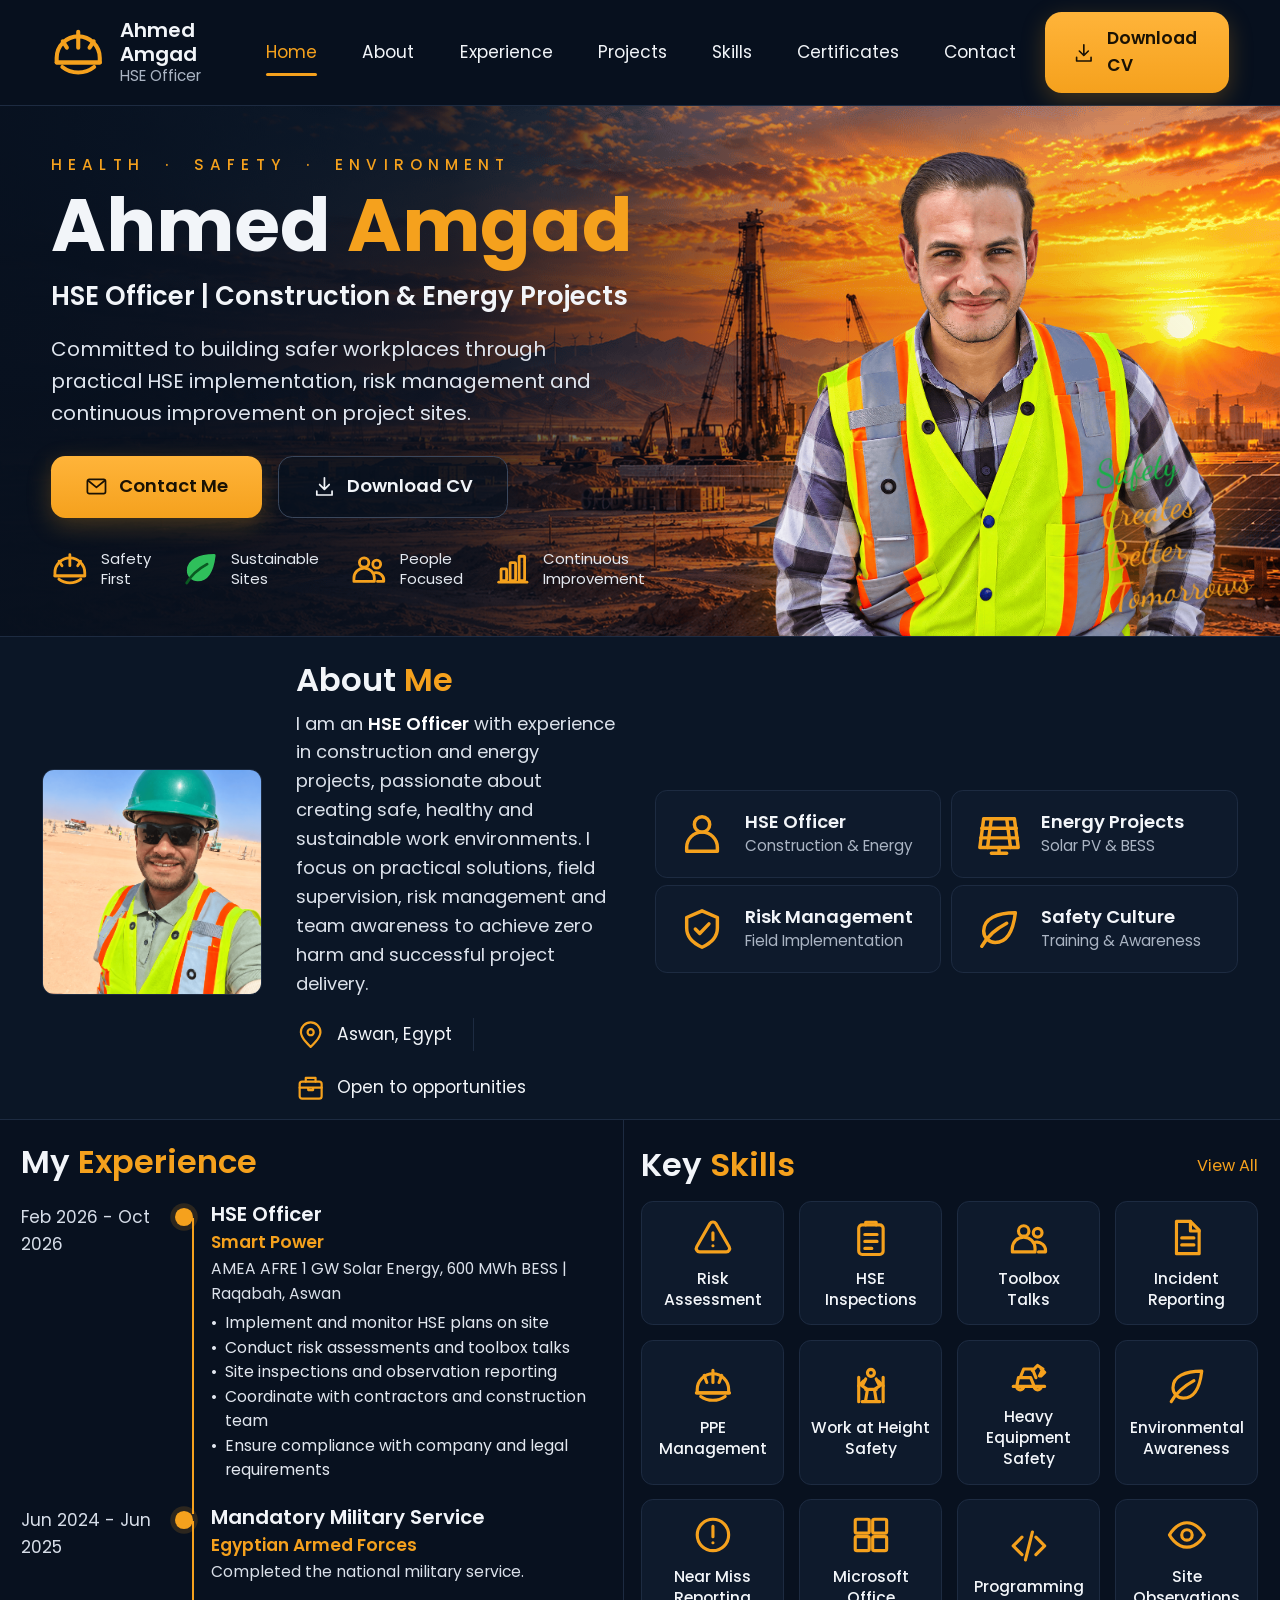
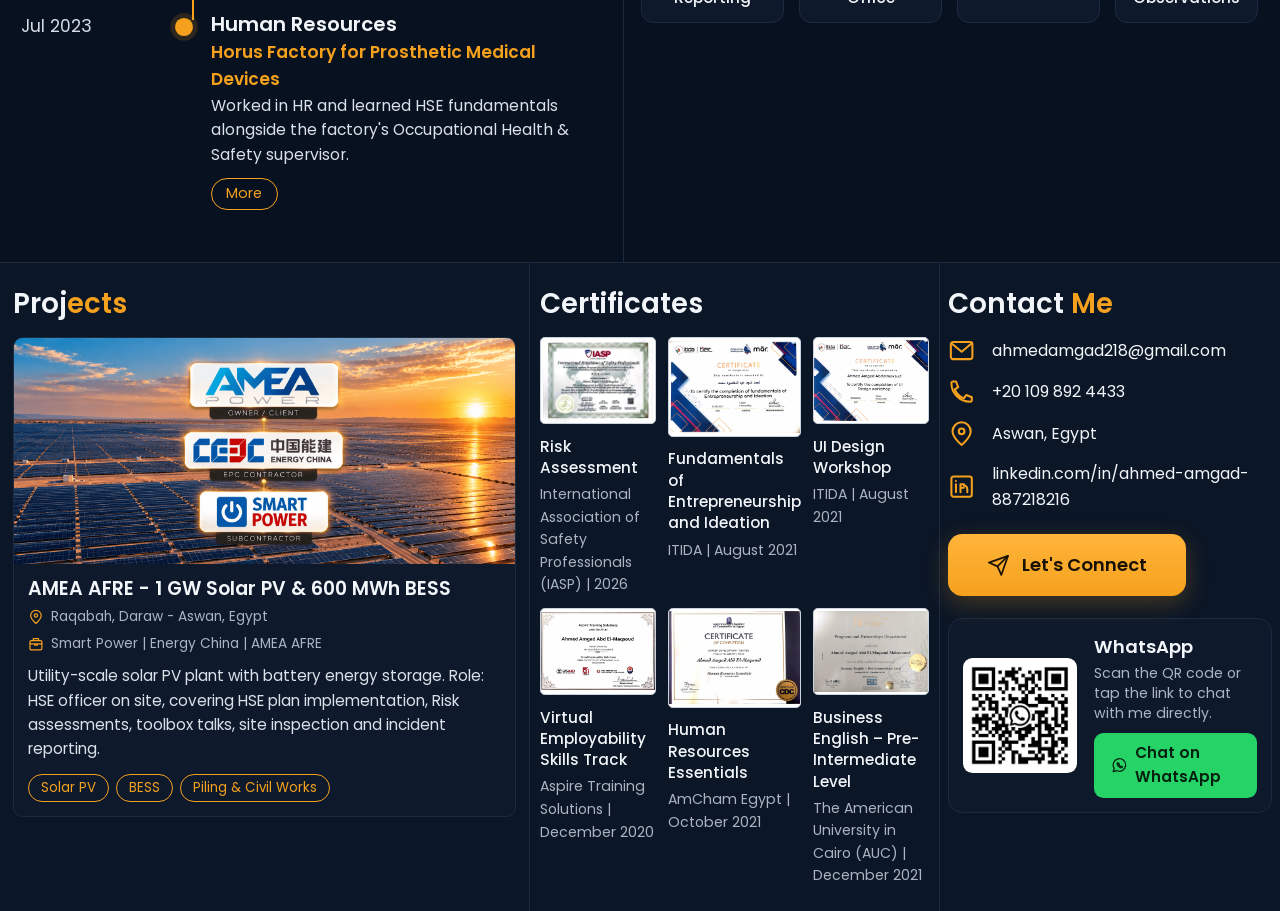
<file: index.html>
<!DOCTYPE html>
<html lang="en">
<head>
  <meta charset="UTF-8">
  <meta name="viewport" content="width=device-width, initial-scale=1.0">
  <title>Ahmed Amgad | HSE Officer</title>
  <meta name="description" content="Ahmed Amgad - HSE Officer | Construction & Energy Projects">
  <link rel="preconnect" href="https://fonts.googleapis.com">
  <link rel="preconnect" href="https://fonts.gstatic.com" crossorigin>
  <link href="https://fonts.googleapis.com/css2?family=Dancing+Script:wght@500&family=Poppins:wght@300;400;500;600;700&display=swap" rel="stylesheet">
  <link rel="stylesheet" href="style1.css">
</head>
<body>

  <!-- ICON SPRITE (inline, built from the svg/ folder) -->
  <svg class="sprite" aria-hidden="true" xmlns="http://www.w3.org/2000/svg">
    <symbol id="i-alert-triangle" viewBox="0 0 24 24"><path d="M10.3 3.8 2.7 17a2 2 0 0 0 1.7 3h15.2a2 2 0 0 0 1.7-3L13.7 3.8a2 2 0 0 0-3.4 0Z"/><path d="M12 9v4M12 16.5h.01"/></symbol>
    <symbol id="i-briefcase" viewBox="0 0 24 24"><rect x="3" y="7" width="18" height="14" rx="2"/><path d="M8 7V4h8v3M3 12h18M10 12v2h4v-2"/></symbol>
    <symbol id="i-chart-bars" viewBox="0 0 24 24"><path d="M3 20.5h18"/><rect x="4.5" y="12" width="3.5" height="7.5" rx=".5"/><rect x="10.25" y="8" width="3.5" height="11.5" rx=".5"/><rect x="16" y="4" width="3.5" height="15.5" rx=".5"/></symbol>
    <symbol id="i-clipboard-list" viewBox="0 0 24 24"><rect x="5" y="4.5" width="14" height="17" rx="2"/><path d="M9 4.5V3h6v1.5M8.5 10h7M8.5 14h7M8.5 18h4"/></symbol>
    <symbol id="i-download" viewBox="0 0 24 24"><path d="M12 3v12M7 10l5 5 5-5M4 17v4h16v-4"/></symbol>
    <symbol id="i-environment" viewBox="0 0 24 24"><path d="M20.5 3.5C11 3.5 4 6.5 4 13a6 6 0 0 0 6 6c6.5 0 9.5-7 10.5-15.5Z"/><path d="M3 21c3.5-6 7.5-9 13-12"/></symbol>
    <symbol id="i-excavator" viewBox="0 0 24 24"><path d="M3 18h18M5 18l1-5h7l2 5M7 13l2-5h5l2 5M14 9l3-3 3 2-2 4M19 8l2 2-2 2M5 18a2 2 0 1 0 4 0M15 18a2 2 0 1 0 4 0"/></symbol>
    <symbol id="i-file-text" viewBox="0 0 24 24"><path d="M6 2.5h8l5 5V21H6z"/><path d="M14 2.5V8h5M9 12h7M9 16h7"/></symbol>
    <symbol id="i-hard-hat" viewBox="0 0 24 24"><path d="M2.5 14.5a9.5 9.5 0 0 1 19 0v2h-19z"/><path d="M12 3v7M5.2 7.2 7 10M18.8 7.2 17 10M2.5 16.5h19M5 18.5c2 1.6 4.4 2.4 7 2.4s5-.8 7-2.4"/></symbol>
    <symbol id="i-leaf-outline" viewBox="0 0 24 24"><path d="M20.5 3.5C11 3.5 4 6.5 4 13a6 6 0 0 0 6 6c6.5 0 9.5-7 10.5-15.5Z"/><path d="M3 21c3.5-6 7.5-9 13-12"/></symbol>
    <symbol id="i-leaf" viewBox="0 0 24 24"><path d="M20.5 3.5C11 3.5 4 6.5 4 13a6 6 0 0 0 6 6c6.5 0 9.5-7 10.5-15.5Z"/><path d="M3 21c3.5-6 7.5-9 13-12"/></symbol>
    <symbol id="i-leaf-solid" viewBox="0 0 24 24"><path d="M20.5 3.5C11 3.5 4 6.5 4 13a6 6 0 0 0 6 6c6.5 0 9.5-7 10.5-15.5Z" fill="#2fbf5b" stroke="#2fbf5b"/><path d="M3 21c3.5-6 7.5-9 13-12" fill="none" stroke="#0a5a22"/></symbol>
    <symbol id="i-linkedin" viewBox="0 0 24 24"><rect x="3" y="3" width="18" height="18" rx="2"/><path d="M7 10v7M7 7h.01M11 17v-7h3v1a3 3 0 0 1 3 3v3M11 13h3"/></symbol>
    <symbol id="i-mail" viewBox="0 0 24 24"><rect x="2.5" y="4.5" width="19" height="15" rx="2"/><path d="m3.5 6 8.5 7 8.5-7"/></symbol>
    <symbol id="i-map-pin" viewBox="0 0 24 24"><path d="M20 10c0 5-8 12-8 12S4 15 4 10a8 8 0 1 1 16 0Z"/><circle cx="12" cy="10" r="2.5"/></symbol>
    <symbol id="i-people" viewBox="0 0 24 24"><circle cx="9" cy="8" r="3"/><circle cx="17" cy="9" r="2.5"/><path d="M2.5 20v-2a6.5 6.5 0 0 1 13 0v2zM15.5 14.5a5 5 0 0 1 6 5.5h-4"/></symbol>
    <symbol id="i-person" viewBox="0 0 24 24"><circle cx="12" cy="7" r="4"/><path d="M4 21v-2a8 8 0 0 1 16 0v2z"/></symbol>
    <symbol id="i-phone" viewBox="0 0 24 24"><path d="M7 3H4.5A1.5 1.5 0 0 0 3 4.5C3 13.6 10.4 21 19.5 21A1.5 1.5 0 0 0 21 19.5V17l-5-2-2 3a15 15 0 0 1-8-8l3-2z"/></symbol>
    <symbol id="i-ppe-helmet" viewBox="0 0 24 24"><path d="M3 14a9 9 0 0 1 18 0v2H3z"/><path d="M12 3v7M7 6l1.5 4M17 6l-1.5 4M2.5 16h19M5 18c2 1.5 4.4 2.2 7 2.2s5-.7 7-2.2"/></symbol>
    <symbol id="i-send" viewBox="0 0 24 24"><path d="m22 2-7 20-4-9-9-4Z"/><path d="M22 2 11 13"/></symbol>
    <symbol id="i-shield-check" viewBox="0 0 24 24"><path d="M12 2.5 20 6v5.5c0 5-3.5 8-8 10-4.5-2-8-5-8-10V6z"/><path d="m8.5 12 2.3 2.3 4.8-5"/></symbol>
    <symbol id="i-shield" viewBox="0 0 24 24"><path d="M12 2.5 20 6v5.5c0 5-3.5 8-8 10-4.5-2-8-5-8-10V6z"/></symbol>
    <symbol id="i-solar-panel" viewBox="0 0 24 24"><path d="M4 4h16l2 15H2z"/><path d="M8 4 6 19M16 4l2 15M3 9h18M2.5 14h19M12 19v3M8 22h8"/></symbol>
    <symbol id="i-sun" viewBox="0 0 24 24"><circle cx="12" cy="12" r="4"/><path d="M12 2v2M12 20v2M4.93 4.93l1.42 1.42M17.65 17.65l1.42 1.42M2 12h2M20 12h2M4.93 19.07l1.42-1.42M17.65 6.35l1.42-1.42"/></symbol>
    <symbol id="i-worker-height" viewBox="0 0 24 24"><circle cx="12" cy="4.5" r="2"/><path d="m9 8-2 4 3 2-1 6M15 8l2 4-3 2 1 6M8 9l-3 3M16 9l3 3M9 14h6M7 21h10"/><path d="M5 7v14M19 7v14"/></symbol>
    <symbol id="i-near-miss" viewBox="0 0 24 24"><circle cx="12" cy="12" r="9"/><path d="M12 7v6M12 16.5h.01"/></symbol>
    <symbol id="i-ms-office" viewBox="0 0 24 24"><rect x="3" y="3" width="8" height="8" rx="1"/><rect x="13" y="3" width="8" height="8" rx="1"/><rect x="3" y="13" width="8" height="8" rx="1"/><rect x="13" y="13" width="8" height="8" rx="1"/></symbol>
    <symbol id="i-code" viewBox="0 0 24 24"><path d="m8 7-5 5 5 5M16 7l5 5-5 5M14 4l-4 16"/></symbol>
    <symbol id="i-eye" viewBox="0 0 24 24"><path d="M2 12s3.6-7 10-7 10 7 10 7-3.6 7-10 7S2 12 2 12Z"/><circle cx="12" cy="12" r="3"/></symbol>
      <symbol id="i-whatsapp" viewBox="0 0 24 24"><path d="M3 21l1.6-4.6A9 9 0 1 1 8 19.4L3 21Z"/><path d="M9 8.5c-.4 1.6.8 4.2 3 5.8 1.2.9 2.6 1.4 3.6 1l.9-1.3-2-1-.9.8c-1-.4-2-1.4-2.4-2.4l.8-.9-1-2-.9.4Z"/></symbol>
  </svg>

  <!-- NAVBAR -->
  <header class="navbar">
    <a href="#home" class="brand">
      <svg class="icon brand-icon"><use href="#i-hard-hat"/></svg>
      <span class="brand-text">
        <strong>Ahmed Amgad</strong>
        <small>HSE Officer</small>
      </span>
    </a>

    <nav class="nav-links">
      <a href="#home" class="active">Home</a>
      <a href="#about">About</a>
      <a href="#experience">Experience</a>
      <a href="#projects">Projects</a>
      <a href="#skills">Skills</a>
      <a href="#certificates">Certificates</a>
      <a href="#contact">Contact</a>
    </nav>

    <a href="cv.pdf" download class="btn btn-primary btn-sm">
      <svg class="icon"><use href="#i-download"/></svg> Download CV
    </a>
  </header>

  <main>

    <!-- HERO -->
    <section id="home" class="hero">
      <div class="hero-content">
        <p class="eyebrow">HEALTH &nbsp;·&nbsp; SAFETY &nbsp;·&nbsp; ENVIRONMENT</p>
        <h1>Ahmed <span>Amgad</span></h1>
        <h2>HSE Officer | Construction &amp; Energy Projects</h2>
        <p class="hero-desc">
          Committed to building safer workplaces through practical
          HSE implementation, risk management and continuous
          improvement on project sites.
        </p>

        <div class="hero-actions">
          <a href="#contact" class="btn btn-primary">
            <svg class="icon"><use href="#i-mail"/></svg> Contact Me
          </a>
          <a href="cv.pdf" download class="btn btn-outline">
            <svg class="icon"><use href="#i-download"/></svg> Download CV
          </a>
        </div>

        <ul class="hero-values">
          <li><svg class="icon"><use href="#i-hard-hat"/></svg><span>Safety<br>First</span></li>
          <li><svg class="icon"><use href="#i-leaf-solid"/></svg><span>Sustainable<br>Sites</span></li>
          <li><svg class="icon"><use href="#i-people"/></svg><span>People<br>Focused</span></li>
          <li><svg class="icon"><use href="#i-chart-bars"/></svg><span>Continuous<br>Improvement</span></li>
        </ul>
      </div>

      <p class="hero-quote"><span class="safe">Safety</span><br>Creates<br>Better<br>Tomorrows</p>
      <img class="hero-person" src="images/hero1.png" alt="Ahmed Amgad">
    </section>

    <!-- ABOUT -->
    <section id="about" class="about">
      <img src="images/profile.jpg" alt="Ahmed Amgad" class="about-photo">

      <div class="about-text">
        <h2 class="heading">About <span>Me</span></h2>
        <p>
          I am an <strong>HSE Officer</strong> with experience in construction and energy
          projects, passionate about creating safe, healthy and sustainable
          work environments. I focus on practical solutions, field supervision,
          risk management and team awareness to achieve zero harm and
          successful project delivery.
        </p>
        <div class="about-meta">
          <span><svg class="icon"><use href="#i-map-pin"/></svg> Aswan, Egypt</span>
          <span class="divider"></span>
          <span><svg class="icon"><use href="#i-briefcase"/></svg> Open to opportunities</span>
        </div>
      </div>

      <div class="info-grid">
        <div class="info-card">
          <svg class="icon"><use href="#i-person"/></svg>
          <div><h3>HSE Officer</h3><p>Construction &amp; Energy</p></div>
        </div>
        <div class="info-card">
          <svg class="icon"><use href="#i-solar-panel"/></svg>
          <div><h3>Energy Projects</h3><p>Solar PV &amp; BESS</p></div>
        </div>
        <div class="info-card">
          <svg class="icon"><use href="#i-shield-check"/></svg>
          <div><h3>Risk Management</h3><p>Field Implementation</p></div>
        </div>
        <div class="info-card">
          <svg class="icon"><use href="#i-leaf-outline"/></svg>
          <div><h3>Safety Culture</h3><p>Training &amp; Awareness</p></div>
        </div>
      </div>
    </section>

    <!-- EXPERIENCE + SKILLS -->
    <section class="split">

      <div id="experience" class="experience">
        <h2 class="heading">My <span>Experience</span></h2>

        <div class="timeline">
          <div class="job">
            <span class="job-date">Feb 2026 - Oct 2026</span>
            <span class="dot"></span>
            <div class="job-body">
              <h3>HSE Officer</h3>
              <p class="company">Smart Power</p>
              <p class="job-project">AMEA AFRE 1 GW Solar Energy, 600 MWh BESS | Raqabah, Aswan</p>
              <ul>
                <li>Implement and monitor HSE plans on site</li>
                <li>Conduct risk assessments and toolbox talks</li>
                <li>Site inspections and observation reporting</li>
                <li>Coordinate with contractors and construction team</li>
                <li>Ensure compliance with company and legal requirements</li>
              </ul>
            </div>
          </div>

          <div class="job">
            <span class="job-date">Jun 2024 - Jun 2025</span>
            <span class="dot"></span>
            <div class="job-body">
              <h3>Mandatory Military Service</h3>
              <p class="company">Egyptian Armed Forces</p>
              <p class="job-project">Completed the national military service.</p>
            </div>
          </div>

          <div class="job">
            <span class="job-date">Jul 2023</span>
            <span class="dot"></span>
            <div class="job-body">
              <h3>Human Resources</h3>
              <p class="company">Horus Factory for Prosthetic Medical Devices</p>
              <p class="job-project">Worked in HR and learned HSE fundamentals alongside the factory's Occupational Health &amp; Safety supervisor.</p>
              <button class="more-btn" aria-expanded="false">More</button>
              <div class="more-box" hidden>
                <ul>
                  <li>Supported day-to-day HR activities in the factory</li>
                  <li>Worked closely with the Occupational Health &amp; Safety supervisor</li>
                  <li>Learned safety and occupational health practices first-hand</li>
                </ul>
              </div>
            </div>
          </div>   
        </div>
      </div>

      <div id="skills" class="skills">
        <div class="section-head">
          <h2 class="heading">Key <span>Skills</span></h2>
          <button class="view-all" data-open="skills-all">View All</button>
        </div>

        <div class="skills-grid">
          <button class="skill" data-skill="risk"><svg class="icon"><use href="#i-alert-triangle"/></svg><span>Risk<br>Assessment</span></button>
          <button class="skill" data-skill="inspections"><svg class="icon"><use href="#i-clipboard-list"/></svg><span>HSE<br>Inspections</span></button>
          <button class="skill" data-skill="toolbox"><svg class="icon"><use href="#i-people"/></svg><span>Toolbox<br>Talks</span></button>
          <button class="skill" data-skill="incident"><svg class="icon"><use href="#i-file-text"/></svg><span>Incident<br>Reporting</span></button>
          <button class="skill" data-skill="ppe"><svg class="icon"><use href="#i-ppe-helmet"/></svg><span>PPE<br>Management</span></button>
          <button class="skill" data-skill="height"><svg class="icon"><use href="#i-worker-height"/></svg><span>Work at Height<br>Safety</span></button>
          <button class="skill" data-skill="equipment"><svg class="icon"><use href="#i-excavator"/></svg><span>Heavy Equipment<br>Safety</span></button>
          <button class="skill" data-skill="environment"><svg class="icon"><use href="#i-environment"/></svg><span>Environmental<br>Awareness</span></button>
          <button class="skill" data-skill="nearmiss"><svg class="icon"><use href="#i-near-miss"/></svg><span>Near Miss<br>Reporting</span></button>
          <button class="skill" data-skill="office"><svg class="icon"><use href="#i-ms-office"/></svg><span>Microsoft<br>Office</span></button>
          <button class="skill" data-skill="code"><svg class="icon"><use href="#i-code"/></svg><span>Programming</span></button>
          <button class="skill" data-skill="observation"><svg class="icon"><use href="#i-eye"/></svg><span>Site<br>Observations</span></button>
        </div>
      </div>

    </section>

    <!-- PROJECTS + CERTIFICATES + CONTACT -->
    <section class="bottom">

      <div id="projects" class="projects">
        <div class="section-head">
          <h2 class="heading">Proj<span>ects</span></h2>
        </div>
        <div class="project-cards">
          <article class="project">
            <img src="images/project1.jpg" alt="AMEA AFRE 1 GW Solar Pv and 600 MWh BESS">
            <div class="project-info">
              <h3>AMEA AFRE - 1 GW Solar PV &amp; 600 MWh BESS</h3>
              <p><svg class="icon"><use href="#i-map-pin"/></svg> Raqabah, Daraw - Aswan, Egypt</p>
              <p><svg class="icon"><use href="#i-briefcase"/></svg> Smart Power | Energy China | AMEA AFRE</p>
              <p class="project-desc">Utility-scale solar PV plant with battery energy storage. Role: HSE officer on site, covering HSE plan implementation, Risk assessments, toolbox talks, site inspection and incident reporting.</p>
              <div class="tags"><span>Solar PV</span><span>BESS</span><span>Piling &amp; Civil Works</span></div>
            </div>
          </article>
        </div>
      </div>

      <div id="certificates" class="certs">
        <div class="section-head">
          <h2 class="heading">Certificates</h2>
        </div>
        <div class="cert-cards" id="certCards"></div>
      </div>

      <div id="contact" class="contact">
        <h2 class="heading">Contact <span>Me</span></h2>
        <ul class="contact-list">
          <li><svg class="icon"><use href="#i-mail"/></svg><a href="https://mail.google.com/mail/?view=cm&amp;fs=1&amp;to=ahmedamgad218@gmail.com" target="_blank" rel="noopener">ahmedamgad218@gmail.com</a></li>
          <li><svg class="icon"><use href="#i-phone"/></svg><a href="tel:+201098924433">+20 109 892 4433</a></li>
          <li><svg class="icon"><use href="#i-map-pin"/></svg><span>Aswan, Egypt</span></li>
          <li><svg class="icon"><use href="#i-linkedin"/></svg><a href="https://www.linkedin.com/in/ahmed-amgad-887218216" target="_blank" rel="noopener">linkedin.com/in/ahmed-amgad-887218216</a></li>
        </ul>
        <a href="https://mail.google.com/mail/?view=cm&amp;fs=1&amp;to=ahmedamgad218@gmail.com" target="_blank" rel="noopener" class="btn btn-primary btn-block">
          <svg class="icon"><use href="#i-send"/></svg> Let's Connect
        </a>

        <div class="wa-box">
          <img class="wa-qr zoomable" src="images/whatsapp-qr.png" alt="WhatsApp QR code">
          <div class="wa-text">
            <h3>WhatsApp</h3>
            <p>Scan the QR code or tap the link to chat with me directly.</p>
            <a class="wa-link" href="https://wa.me/201098924433?text=Hello%20Ahmed%2C%20I%20saw%20your%20portfolio%20and%20would%20like%20to%20get%20in%20touch." target="_blank" rel="noopener">
              <svg class="icon"><use href="#i-whatsapp"/></svg> Chat on WhatsApp
            </a>
          </div>
        </div>
      </div>

    </section>
  </main>

<div class="modal" id="modal" role="dialog" aria-modal="true">
  <div class="modal-box">
    <button class="modal-close" aria-label="Close">&times;</button>
    <div id="modalBody"></div>
  </div>
</div>

<div class="lightbox" id="lightbox" role="dialog" aria-modal="true" aria-label="Image preview">
  <button class="lightbox-close" aria-label="Close">&times;</button>
  <img alt="">
</div>

<script>
/* ---- EDIT HERE: skills (photos go in images/skills/, list file names in p:[...]) ---- */
const SKILLS = {
  risk:{ic:"alert-triangle", t:"Risk Assessment", p:["risk1.jpg"], pdf:"images/skills/risk2.pdf",
    d:"Identifying hazards and controlling risks before and during site work.",
    b:["Wrote quick on-site risk assessments on paper, for example for the telehandler.",
       "Carried out many more assessments mentally and applied the controls directly in the field.",
       "The attached PDF is an illustrative sample of how I approach a risk assessment."]},

  inspections:{ic:"clipboard-list", t:"HSE Inspections", p:["insp1.jpg","insp2.jpg","insp3.jpg"],
    d:"Daily inspection of equipment on site.",
    b:["Inspected site equipment every day.",
       "Confirmed each piece of equipment was valid and fit for use.",
       "Took the required action whenever an issue was found."]},

  toolbox:{ic:"people", t:"Toolbox Talks", p:["toolbox1.jpg","toolbox2.jpg","toolbox3.jpg"],
    d:"Short safety briefings with site crews.",
    b:["Covered the day's tasks, hazards and precautions.",
       "Built awareness and a positive safety culture on site."]},

  incident:{ic:"file-text", t:"Incident Reporting", p:["incident1.jpg","incident2.jpg","incident3.jpg"],
    d:"Reporting and recording events on site.",
    b:["Recorded incidents, near misses and observations accurately and on time.",
       "Supported investigation and corrective action."]},

  ppe:{ic:"ppe-helmet", t:"PPE Management", p:["ppe1.jpg","ppe2.jpg","ppe3.jpg"],
    d:"Making sure workers wear the right protection.",
    b:["Checked that the right PPE was selected for each task.",
       "Made sure it was worn correctly and kept in good condition."]},

  height:{ic:"worker-height", t:"Work at Height Safety", p:["height1.jpg","height2.jpg","height3.jpg"],
    d:"Checking work at height and its access equipment.",
    b:["Checked that scaffold bolts and fittings were tight and secure.",
       "Monitored access, stability and fall protection for work at height."]},

  equipment:{ic:"excavator", t:"Heavy Equipment Safety", p:["equip1.jpg","equip2.jpg","equip3.jpg"],
    d:"Keeping people and heavy equipment safely apart on site.",
    b:["Used a flagman (banksman) to guide equipment movement and control the working area.",
       "Checked equipment condition and operator readiness before work.",
       "Kept people clear of machinery and moving equipment."]},

  environment:{ic:"environment", t:"Environmental Awareness", p:["env1.jpg","env2.jpg","env3.jpg"],
    d:"Keeping site welfare and environmental conditions under control.",
    b:["Cleaned and checked the toilets every day.",
       "A vacuum truck emptied the toilets daily.",
       "At the concrete testing area, waste concrete used to be dumped on bare ground; I had a tarpaulin sheet provided and the concrete placed on it to protect the soil."]},

  nearmiss:{ic:"near-miss", t:"Near Miss Reporting", p:["nearmiss1.jpg","nearmiss2.jpg","nearmiss3.jpg"],
    stat:{n:"46", l:"near-miss reports"},
    d:"Reporting near misses before they become incidents.",
    b:["Reported 46 near misses during the project.",
       "Reviewed each one to find the cause and prevent it from happening again."]},

  observation:{ic:"eye", t:"Site Observations", p:["obs1.jpg","obs2.jpg","obs3.jpg"],
    stat:{n:"~172", l:"site observations"},
    d:"Regular field observations of site activities.",
    b:["Recorded around 172 observations during the project.",
       "Covered unsafe acts, unsafe conditions and good practices.",
       "Followed up with the site teams on each point."]},

  office:{ic:"ms-office", t:"Microsoft Office", p:["office1.jpg","office2.jpg","office3.jpg"], sample:false,
    goal:"Goal: Document Controller (DC)",
    d:"Very good general knowledge of Microsoft Office (Word, Excel and PowerPoint).",
    b:["Strong general command of the main Office tools.",
       "Eager to apply it professionally in document control."]},

  code:{ic:"code", t:"Programming", p:["code1.jpg","code2.jpg","code3.jpg"], sample:false,
    d:"Programming and web development skills, including HTML and CSS."}
};
/* ---- EDIT HERE: certificates (images in images/) ---- */
const CERTS = {
  risk:{t:'Risk Assessment',by:'International Association of Safety Professionals (IASP)',m:'2026 | 10 Course Hours',img:'cert4.jpg'},
  ent:{t:'Fundamentals of Entrepreneurship and Ideation',by:'ITIDA / TIEC / Creativa / MÖR',m:'August 2021',img:'cert1.jpg'},
  ui:{t:'UI Design Workshop',by:'ITIDA / TIEC',m:'August 2021',img:'cert5.jpg'},
  emp:{t:'Virtual Employability Skills Track',by:'Aspire Training Solutions / AUC / USAID',m:'December 2020',img:'cert6.jpg'},
  hr:{t:'Human Resources Essentials',by:'AmCham Egypt',m:'October 2021',img:'cert3.jpg'},
  eng:{t:'Business English – Pre-Intermediate Level',by:'The American University in Cairo (AUC)',m:'December 2021 | 30 Contact Hours',img:'cert2.jpg'}
};
const ico = n => `<svg class="icon"><use href="#i-${n}"/></svg>`;
const $ = id => document.getElementById(id);
const modal = $('modal'), body = $('modalBody'), lb = $('lightbox'), lbImg = lb.querySelector('img');
let back = null;

function skillView(id, from){
  const s = SKILLS[id];
  const ph = s.p.map(f => `<img class="zoomable" src="images/skills/${f}" alt="${s.t}" onerror="this.remove()">`).join('');
  const note = (s.sample !== false && ph) ? '<p class="m-note">Selected samples: just a few simple examples of the work done.</p>' : '';
  return `${from ? '<button class="back" data-open="'+from+'">&larr; Back</button>' : ''}
    <h3 class="m-title">${ico(s.ic)} ${s.t}</h3>
    ${s.stat ? '<div class="m-stat"><strong>'+s.stat.n+'</strong><span>'+s.stat.l+'</span></div>' : ''}
    ${s.goal ? '<p class="m-goal">'+s.goal+'</p>' : ''}
    ${note}
    ${ph ? '<div class="m-gallery'+(s.p.length === 1 ? ' single' : '')+'">'+ph+'</div>' : ''}
    <p class="m-desc">${s.d}</p>
    ${s.b ? '<ul class="m-points">'+s.b.map(x => '<li>'+x+'</li>').join('')+'</ul>' : ''}
    ${s.pdf ? '<a class="pdf-btn" href="'+s.pdf+'" target="_blank" rel="noopener">'+ico('file-text')+' View PDF</a>' : ''}`;
}
function certView(id, from){
  const c = CERTS[id];
  return `${from ? '<button class="back" data-open="'+from+'">&larr; Back</button>' : ''}
    <img class="m-cert zoomable" src="images/${c.img}" alt="${c.t}">
    <h3 class="m-title">${c.t}</h3>
    <p class="m-desc"><strong>${c.by}</strong><br>${c.m}</p>`;
}
function show(html){ body.innerHTML = html; modal.classList.add('open'); modal.querySelector('.modal-box').scrollTop = 0; }

function openView(name){
  if (name === 'skills-all')
    show(`<h3 class="m-title">All Skills</h3><div class="m-list">` + Object.keys(SKILLS).map(k =>
      `<button class="skill" data-skill="${k}" data-from="skills-all">${ico(SKILLS[k].ic)}<span>${SKILLS[k].t}</span></button>`).join('') + `</div>`);
  else if (name === 'certs-all')
    show(`<h3 class="m-title">Certifications &amp; Professional Development</h3><div class="m-list certs">` + Object.keys(CERTS).map(k =>
      `<div class="cert" data-cert="${k}" data-from="certs-all"><img src="images/${CERTS[k].img}" alt=""><h3>${CERTS[k].t}</h3><p>${CERTS[k].by} | ${CERTS[k].m}</p></div>`).join('') + `</div>`);
}

$('certCards').innerHTML = Object.keys(CERTS).map(k =>
  `<div class="cert" data-cert="${k}"><img src="images/${CERTS[k].img}" alt="${CERTS[k].t}"><h3>${CERTS[k].t}</h3><p>${CERTS[k].by.split(' / ')[0]} | ${CERTS[k].m.split(' | ')[0]}</p></div>`).join('');
document.querySelectorAll('.project img').forEach(i => i.classList.add('zoomable'));

document.addEventListener('click', e => {
  const t = e.target;
  const sk = t.closest('[data-skill]'), ce = t.closest('[data-cert]'), op = t.closest('[data-open]'), mb = t.closest('.more-btn');
  if (t.closest('.zoomable')) { const i = t.closest('.zoomable'); lbImg.src = i.src; lb.classList.add('open'); return; }
  if (lb.classList.contains('open')) { lb.classList.remove('open'); return; }
  if (mb) { const box = mb.nextElementSibling; box.hidden = !box.hidden; mb.textContent = box.hidden ? 'More' : 'Less'; mb.setAttribute('aria-expanded', !box.hidden); return; }
  if (sk) return show(skillView(sk.dataset.skill, sk.dataset.from));
  if (ce) return show(certView(ce.dataset.cert, ce.dataset.from));
  if (op) return openView(op.dataset.open);
  if (t === modal || t.closest('.modal-close')) modal.classList.remove('open');
});
document.addEventListener('keydown', e => {
  if (e.key !== 'Escape') return;
  if (lb.classList.contains('open')) lb.classList.remove('open'); else modal.classList.remove('open');
});
</script>

</body>
</html>
</file>
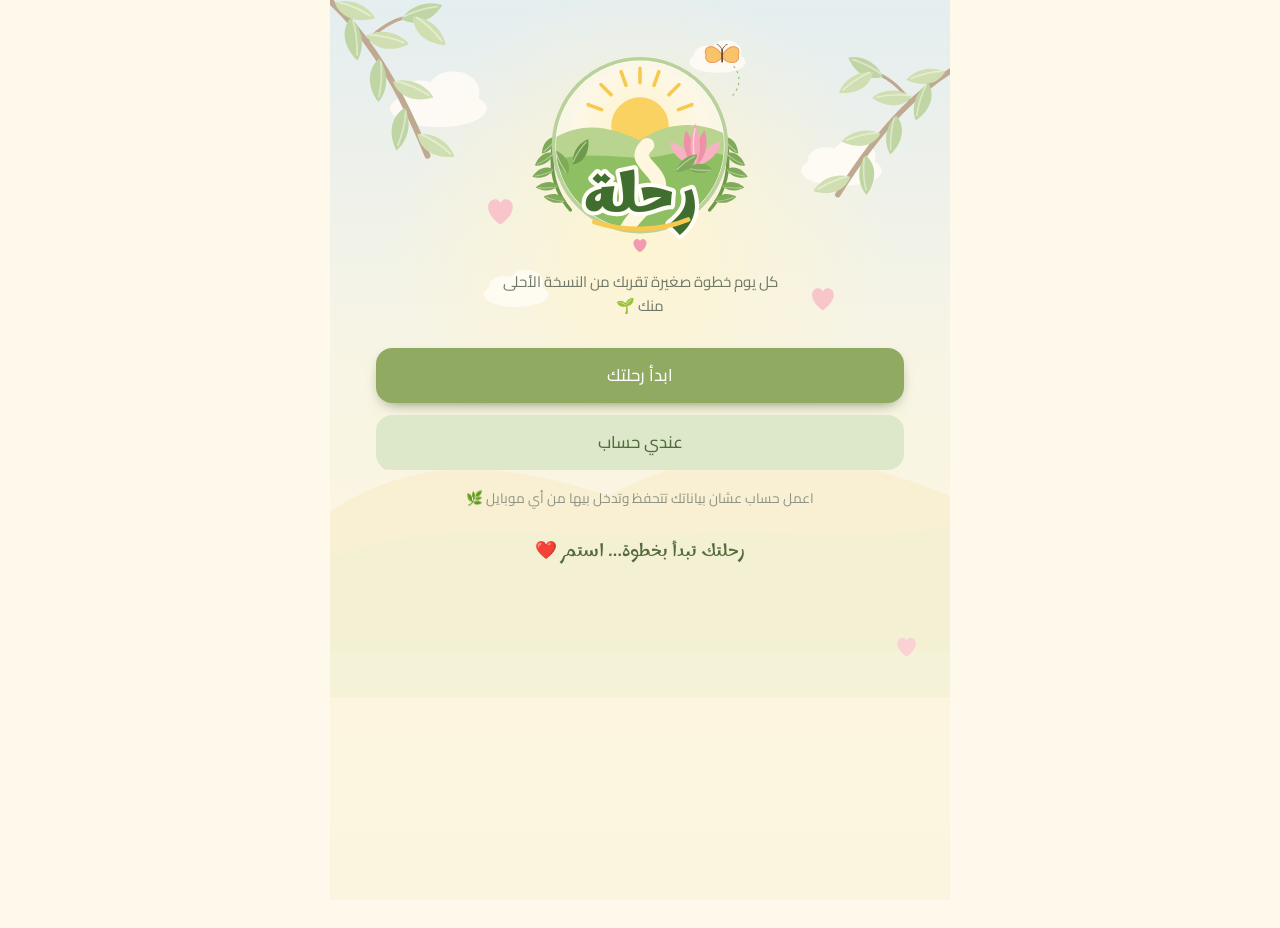
<file: rehla/index.html>
<!doctype html>
<html lang="ar" dir="rtl">
<head>
  <meta charset="utf-8">
  <meta name="viewport" content="width=device-width, initial-scale=1, viewport-fit=cover">
  <title>رحلة · خطوة كل يوم</title>
  <meta name="description" content="رحلة — تطبيقك لتنظيم عباداتك وعاداتك وصحتك ومشاعرك، خطوة صغيرة كل يوم.">
  <meta name="theme-color" content="#FFF9EB">
  <link rel="manifest" href="manifest.webmanifest">
  <link rel="icon" href="icons/icon.svg" type="image/svg+xml">
  <link rel="apple-touch-icon" href="icons/icon-192.png">
  <meta name="mobile-web-app-capable" content="yes">
  <meta name="apple-mobile-web-app-capable" content="yes">
  <meta name="apple-mobile-web-app-title" content="رحلة">
  <link rel="preconnect" href="https://fonts.googleapis.com">
  <link rel="preconnect" href="https://fonts.gstatic.com" crossorigin>
  <link href="https://fonts.googleapis.com/css2?family=Amiri:wght@400;700&family=Cairo:wght@400;500;600;700;800&family=Marhey:wght@600;700&display=swap" rel="stylesheet">
  <style>
    #splash { position: fixed; inset: 0; z-index: 200; display: grid; place-items: center; background: radial-gradient(circle at 50% 40%, #FFFDF4, #F7EED6); transition: opacity .45s; font-family: system-ui, sans-serif; }
    @media (prefers-color-scheme: dark) { #splash { background: radial-gradient(circle at 50% 40%, #2A3323, #161B13); } .splash-tag { color: #C9DAA6 !important; } }
    #splash.hide { opacity: 0; pointer-events: none; }
    .splash-in { display: flex; flex-direction: column; align-items: center; gap: 6px; text-align: center; padding: 24px; }
    .splash-logo { width: min(230px, 58vw); height: auto; animation: splash-in .7s cubic-bezier(.2,.8,.2,1) both, splash-float 3.2s ease-in-out .7s infinite; filter: drop-shadow(0 14px 24px rgba(83,107,60,.25)); }
    .splash-tag { margin: 4px 0 14px; color: #536B3C; font-weight: 700; font-size: 1.05rem; opacity: 0; animation: splash-fade .6s .35s forwards; }
    .splash-bar { width: 120px; height: 4px; border-radius: 4px; background: rgba(145,170,98,.25); overflow: hidden; }
    .splash-bar i { display: block; width: 40%; height: 100%; border-radius: 4px; background: #91AA62; animation: splash-load 1.2s ease-in-out infinite; }
    .splash-help { margin-top: 18px; color: #6F7765; font-size: .9rem; }
    .splash-help button { margin-top: 6px; border: 0; border-radius: 999px; padding: 10px 22px; background: #91AA62; color: #fff; font: inherit; font-weight: 700; }
    @keyframes splash-in { from { opacity: 0; transform: scale(.85); } }
    @keyframes splash-float { 50% { transform: translateY(-6px); } }
    @keyframes splash-fade { to { opacity: 1; } }
    @keyframes splash-load { 0% { transform: translateX(160%); } 100% { transform: translateX(-260%); } }
  </style>
  <link rel="preload" href="icons/logo-full.png" as="image">
  <link rel="stylesheet" href="css/app.css">
  <script>
    // لو Chrome شغال على "إصدار سطح المكتب" على موبايل، الصفحة بتتعرض بعرض كمبيوتر وكل حاجة بتصغر.
    // هنا بنكبّر التطبيق عشان يملا شاشة الموبايل زي أي تطبيق.
    (function () {
      function fit() {
        var el = document.documentElement;
        var touch = matchMedia('(pointer: coarse)').matches || navigator.maxTouchPoints > 0;
        var sw = screen.width, w = window.innerWidth;
        var z = touch && sw && w > sw * 1.25 ? w / sw : 1;
        el.style.zoom = z === 1 ? '' : z.toFixed(3);
        el.style.setProperty('--z', z.toFixed(3));
      }
      fit();
      addEventListener('resize', fit);
      addEventListener('orientationchange', function () { setTimeout(fit, 300); });
    })();
  </script>
</head>
<body>
  <!-- فلاتر الألوان المائية المشتركة لكل الرسومات -->
  <svg width="0" height="0" style="position:absolute" aria-hidden="true">
    <defs>
      <filter id="wc" x="-20%" y="-20%" width="140%" height="140%">
        <feTurbulence type="fractalNoise" baseFrequency="0.035" numOctaves="2" seed="3" result="n"/>
        <feDisplacementMap in="SourceGraphic" in2="n" scale="7" xChannelSelector="R" yChannelSelector="G" result="d"/>
        <feGaussianBlur in="d" stdDeviation="0.8"/>
      </filter>
      <filter id="wcs" x="-20%" y="-20%" width="140%" height="140%">
        <feTurbulence type="fractalNoise" baseFrequency="0.08" numOctaves="2" seed="7" result="n"/>
        <feDisplacementMap in="SourceGraphic" in2="n" scale="2.5" xChannelSelector="R" yChannelSelector="G"/>
      </filter>
      <linearGradient id="sky" x1="0" y1="0" x2="0" y2="1">
        <stop offset="0" stop-color="#FCE6C8"/><stop offset=".6" stop-color="#FFF4DA"/><stop offset="1" stop-color="#EEF3DF"/>
      </linearGradient>
    </defs>
  </svg>

  <div id="splash">
    <div class="splash-in">
      <img src="icons/logo-full.png" width="230" height="230" alt="رحلة" class="splash-logo">
      <p class="splash-tag">كل يوم خطوة صغيرة 🌿</p>
      <div class="splash-bar"><i></i></div>
      <div class="splash-help" hidden>
        <p>التحميل بياخد وقت أطول من العادي…</p>
        <button type="button" id="splash-reload">إعادة تحميل</button>
      </div>
    </div>
  </div>
  <script>
    // لو شاشة الفتح طوّلت: زرار بيمسح الملفات القديمة ويفتح التطبيق من جديد
    (function () {
      var t = setTimeout(function () { var h = document.querySelector('.splash-help'); if (h && document.getElementById('splash')) h.hidden = false; }, 7000);
      document.getElementById('splash-reload').onclick = async function () {
        this.textContent = 'لحظة…';
        try {
          var regs = await (navigator.serviceWorker ? navigator.serviceWorker.getRegistrations() : []);
          await Promise.all(regs.map(function (r) { return r.unregister(); }));
          var keys = await caches.keys();
          await Promise.all(keys.filter(function (k) { return k.indexOf('rehla') === 0; }).map(function (k) { return caches.delete(k); }));
        } catch (e) {}
        location.reload();
      };
    })();
  </script>

  <div id="scene" aria-hidden="true"></div>
  <a href="#main" class="skip">انتقل للمحتوى</a>
  <main id="main" tabindex="-1"></main>
  <nav id="nav" class="bottom-nav" aria-label="التنقل الرئيسي" hidden></nav>
  <div id="toasts" aria-live="polite"></div>

  <noscript><p style="padding:24px;text-align:center">رحلة محتاجة JavaScript عشان تشتغل.</p></noscript>
  <script type="module" src="js/app.js"></script>
</body>
</html>
</file>
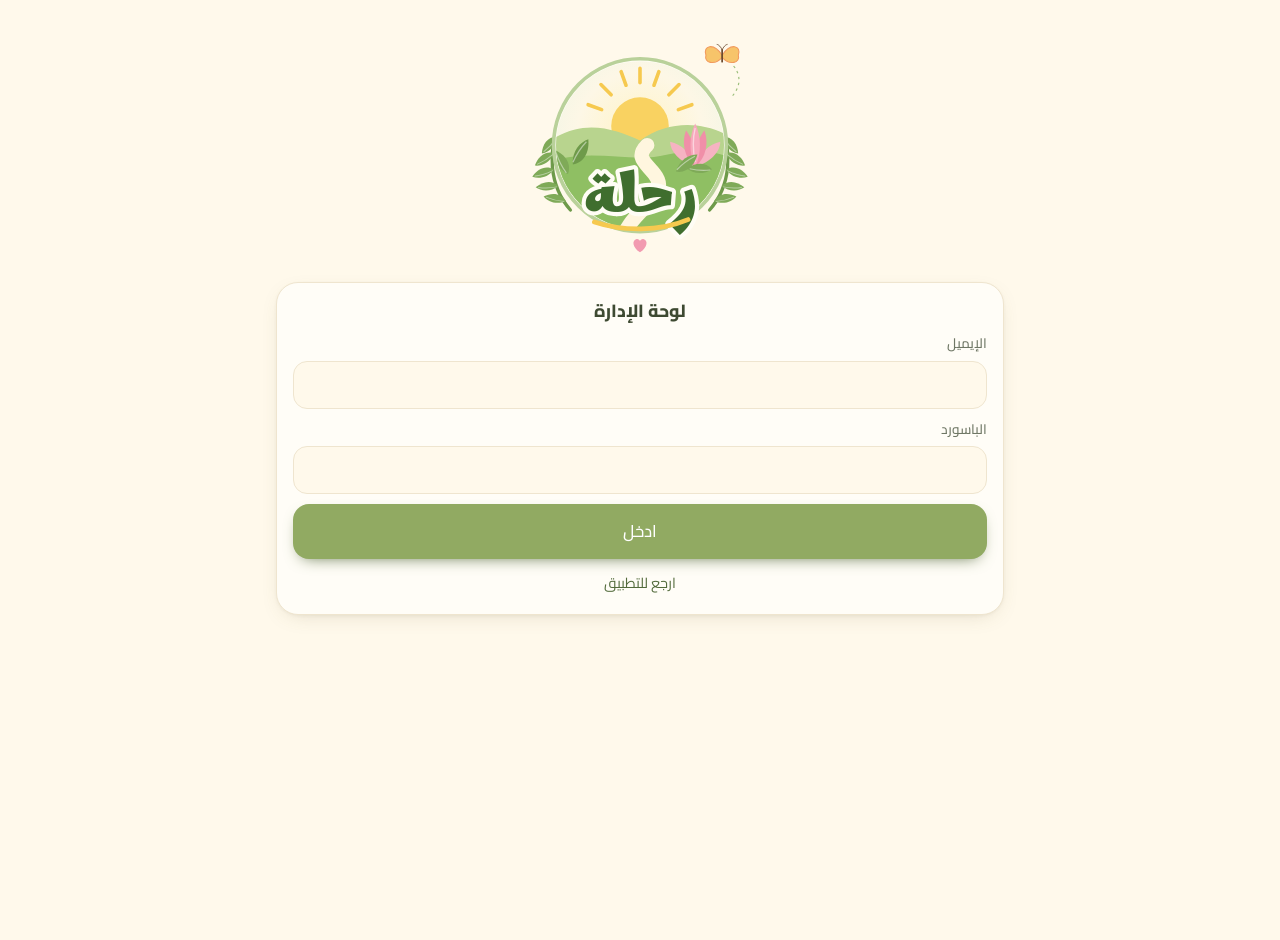
<file: rehla/admin/index.html>
<!doctype html>
<html lang="ar" dir="rtl">
<head>
  <meta charset="utf-8">
  <meta name="viewport" content="width=device-width, initial-scale=1, viewport-fit=cover">
  <title>لوحة إدارة رحلة</title>
  <meta name="robots" content="noindex">
  <meta name="theme-color" content="#FFF9EB">
  <link rel="icon" href="../icons/icon.svg" type="image/svg+xml">
  <link rel="preconnect" href="https://fonts.googleapis.com">
  <link rel="preconnect" href="https://fonts.gstatic.com" crossorigin>
  <link href="https://fonts.googleapis.com/css2?family=Amiri:wght@400;700&family=Cairo:wght@400;500;600;700;800&family=Marhey:wght@600;700&display=swap" rel="stylesheet">
  <link rel="stylesheet" href="../css/app.css">
  <link rel="stylesheet" href="admin.css">
  <script>
    (function () {
      var w = innerWidth, sw = screen.width, touch = matchMedia('(pointer: coarse)').matches || navigator.maxTouchPoints > 0;
      var z = touch && sw && w > sw * 1.25 ? w / sw : 1;
      if (z !== 1) document.documentElement.style.zoom = z.toFixed(3);
      document.documentElement.style.setProperty('--z', z.toFixed(3));
    })();
  </script>
</head>
<body class="admin">
  <svg width="0" height="0" style="position:absolute" aria-hidden="true"><defs>
    <filter id="wcs"><feTurbulence type="fractalNoise" baseFrequency="0.08" numOctaves="2" seed="7" result="n"/><feDisplacementMap in="SourceGraphic" in2="n" scale="2.5"/></filter>
    <filter id="wc"><feTurbulence type="fractalNoise" baseFrequency="0.035" numOctaves="2" seed="3" result="n"/><feDisplacementMap in="SourceGraphic" in2="n" scale="7"/></filter>
  </defs></svg>
  <main id="main" class="admin-main"><div class="empty"><p>لحظة…</p></div></main>
  <div id="toasts" aria-live="polite"></div>
  <script type="module" src="admin.js"></script>
</body>
</html>
</file>
<file: style1.css>
/* ========== RESET & VARIABLES ========== */
*, *::before, *::after { margin: 0; padding: 0; box-sizing: border-box; }

:root {
  --bg: #08111f;
  --bg-2: #0b1626;
  --card: #0e1a2c;
  --border: #1d2b41;
  --text: #f2f5f9;
  --muted: #aab4c3;
  --orange: #f5a11d;
  --orange-2: #ffb43a;
  --radius: 12px;
}

html { scroll-behavior: smooth; scroll-padding-top: 70px; background: var(--bg); }

@media (min-width: 1100px) {
  html { zoom: 1.19; }
}

body {
  font-family: "Poppins", "Segoe UI", sans-serif;
  background: var(--bg);
  color: var(--text);
  line-height: 1.6;
  font-size: 15px;
  overflow-x: hidden;
}

a { color: inherit; text-decoration: none; }
ul { list-style: none; }
img { display: block; max-width: 100%; }

.sprite { position: absolute; width: 0; height: 0; overflow: hidden; }

/* Icons: inline SVG (from the sprite at the top of index-1.html), colored through currentColor */
.icon {
  width: 1.1em; height: 1.1em;
  fill: none;
  stroke: currentColor;
  stroke-width: 1.8;
  stroke-linecap: round;
  stroke-linejoin: round;
  flex-shrink: 0;
}

:focus-visible { outline: 2px solid var(--orange); outline-offset: 3px; }

/* ========== BUTTONS ========== */
.btn {
  display: inline-flex;
  align-items: center;
  justify-content: center;
  gap: 10px;
  padding: 13px 28px;
  border-radius: 12px;
  font-weight: 600;
  font-size: .95rem;
  cursor: pointer;
  transition: transform .25s, box-shadow .25s, background .25s;
}
.btn .icon { font-size: 1.15em; }
.btn:hover { transform: translateY(-2px); }

.btn-primary {
  background: linear-gradient(180deg, var(--orange-2), var(--orange));
  color: #1a1204;
  box-shadow: 0 6px 20px rgba(245, 161, 29, .25);
}
.btn-outline {
  background: rgba(8, 17, 31, .6);
  border: 1px solid #3a475c;
  color: var(--text);
}
.btn-outline:hover { border-color: var(--orange); }
.btn-sm { padding: 11px 24px; font-size: .9rem; border-radius: 14px; }
.btn-block { width: 100%; max-width: 200px; padding: 14px 20px; }

/* ========== NAVBAR ========== */
.navbar {
  position: sticky;
  top: 0;
  z-index: 100;
  display: flex;
  align-items: center;
  justify-content: space-between;
  gap: 24px;
  padding: 10px 4%;
  background: rgba(8, 17, 31, .95);
  backdrop-filter: blur(10px);
  border-bottom: 1px solid var(--border);
}

.brand { display: flex; align-items: center; gap: 12px; }
.brand-icon { font-size: 2.6rem; color: var(--orange); }
.brand-text { display: flex; flex-direction: column; line-height: 1.2; }
.brand-text strong { font-size: 1.05rem; font-weight: 600; }
.brand-text small { color: var(--muted); font-size: .8rem; }

.nav-links { display: flex; gap: 38px; }
.nav-links a {
  position: relative;
  font-size: .9rem;
  padding: 6px 0;
  color: var(--text);
  transition: color .25s;
}
.nav-links a:hover, .nav-links a.active { color: var(--orange); }
.nav-links a.active::after {
  content: "";
  position: absolute;
  left: 0; right: 0; bottom: -2px;
  height: 2px;
  background: var(--orange);
  border-radius: 2px;
}

/* ========== HERO ========== */
.hero {
  /* change the image name here only */
  --hero-img: url("images/hero.jpg");
  --hero-shade: linear-gradient(90deg, rgba(8,17,31,.96) 0%, rgba(8,17,31,.8) 35%, rgba(8,17,31,.1) 65%, rgba(8,17,31,0) 100%);
  position: relative;
  isolation: isolate;
  overflow: hidden;
  min-height: 400px;
  display: flex;
  align-items: center;
  padding: 40px 4%;
  background: #101c2e;
  border-bottom: 1px solid var(--border);
}
/* background photo (animated) */
.hero::before {
  content: "";
  position: absolute;
  inset: 0;
  z-index: -2;
  background: var(--hero-img) 75% center / cover no-repeat;
  animation: hero-bg-grow 1.6s cubic-bezier(.2, .7, .2, 1) backwards;
}
/* dark shade on top of the photo, for text readability */
.hero::after {
  content: "";
  position: absolute;
  inset: 0;
  z-index: -1;
  background: var(--hero-shade);
}

.hero-content { max-width: 620px; position: relative; z-index: 1; }

.eyebrow {
  color: var(--orange);
  letter-spacing: .4em;
  font-size: .8rem;
  font-weight: 500;
  margin-bottom: 6px;
}

.hero h1 {
  font-size: clamp(2.6rem, 6vw, 3.9rem);
  font-weight: 700;
  line-height: 1.1;
  margin-bottom: 8px;
}
.hero h1 span, .heading span { color: var(--orange); }

.hero h2 { font-size: 1.35rem; font-weight: 600; margin-bottom: 14px; }

.hero-desc { color: #dfe5ee; font-size: 1.05rem; max-width: 470px; margin-bottom: 22px; }

.hero-actions { display: flex; flex-wrap: wrap; gap: 14px; margin-bottom: 26px; }

.hero-values { display: flex; flex-wrap: wrap; gap: 26px; }
.hero-values li { display: flex; align-items: center; gap: 10px; font-size: .78rem; line-height: 1.35; color: #e4e9f0; }
.hero-values .icon { font-size: 1.8rem; color: var(--orange); }

.hero-quote {
  position: absolute;
  right: 3%;
  bottom: 22px;
  font-family: "Dancing Script", cursive;
  font-size: 1.9rem;
  line-height: 1.15;
  color: var(--orange);
  transform: rotate(-8deg);
  text-align: left;
  opacity: .95;
  z-index: 2;
  text-shadow: 0 2px 12px rgba(0, 0, 0, .75);
  animation: quote-rise 1s ease-out 1.3s backwards;
}
.hero-quote .safe { color: #10b441; }

.hero-person {
  position: absolute;
  right: 5%;
  bottom: 0;
  height: 95%;
  width: auto;
  max-width: 45%;
  object-fit: contain;
  object-position: bottom right;
  z-index: 0;
  translate: 0 var(--py, 0px);
  will-change: translate;
  filter: drop-shadow(0 0 28px rgba(245, 161, 29, .35));
  animation:
    person-in 1.1s cubic-bezier(.2, .7, .2, 1) .6s backwards,
    person-float 5s ease-in-out 1.7s infinite;
}

/* ========== SHARED HEADINGS ========== */
.heading { font-size: 1.7rem; font-weight: 600; line-height: 1.2; }

.section-head {
  display: flex;
  align-items: center;
  justify-content: space-between;
  margin-bottom: 14px;
}
.view-all { color: var(--orange); font-size: .85rem; }
.view-all:hover { text-decoration: underline; }

/* ========== ABOUT ========== */
.about {
  display: grid;
  grid-template-columns: 185px minmax(0, 1fr) minmax(0, 490px);
  gap: 28px;
  align-items: center;
  padding: 20px 3.3% 14px;
  background: var(--bg-2);
}

.about-photo {
  width: 185px;
  height: 190px;
  object-fit: cover;
  border-radius: 10px;
  border: 1px solid var(--border);
  background: #16243a;
}

.about-text .heading { margin-bottom: 8px; }
.about-text p { color: #dbe1ea; max-width: 470px; font-size: .95rem; }
.about-text strong { color: #fff; font-weight: 600; }

.about-meta {
  display: flex;
  align-items: center;
  flex-wrap: wrap;
  gap: 18px;
  margin-top: 16px;
  font-size: .9rem;
}
.about-meta span { display: inline-flex; align-items: center; gap: 10px; }
.about-meta .icon { color: var(--orange); font-size: 1.4rem; }
.about-meta .divider { width: 1px; height: 28px; background: var(--border); }

.info-grid { display: grid; grid-template-columns: 1fr 1fr; gap: 6px 8px; }

.info-card {
  display: flex;
  align-items: center;
  gap: 16px;
  padding: 16px 20px;
  background: var(--card);
  border: 1px solid var(--border);
  border-radius: 10px;
}
.info-card .icon { font-size: 2.2rem; color: var(--orange); }
.info-card h3 { font-size: .95rem; font-weight: 600; line-height: 1.3; }
.info-card p { font-size: .8rem; color: var(--muted); }

/* ========== EXPERIENCE + SKILLS ========== */
.split {
  display: grid;
  grid-template-columns: 1fr 1.05fr;
  background: var(--bg);
  border-top: 1px solid var(--border);
  border-bottom: 1px solid var(--border);
}

.experience { padding: 20px 4% 20px 3.3%; border-right: 1px solid var(--border); }
.experience .heading { margin-bottom: 16px; }

.timeline { position: relative; }
.job {
  position: relative;
  display: grid;
  grid-template-columns: 130px 30px 1fr;
  margin-bottom: 18px;
}
/* vertical line */
.job:not(:last-child)::before {
  content: "";
  position: absolute;
  left: 144px;
  top: 14px;
  bottom: -26px;
  width: 2px;
  background: var(--orange);
}
.job-date { color: #d6dde8; font-size: .9rem; padding-top: 2px; }
.dot {
  width: 15px; height: 15px;
  margin-top: 6px;
  background: var(--orange);
  border-radius: 50%;
  box-shadow: 0 0 0 4px rgba(245, 161, 29, .15);
  position: relative;
  z-index: 1;
}
.job-body h3 { font-size: 1.05rem; font-weight: 600; line-height: 1.4; }
.company { color: var(--orange); font-weight: 600; font-size: .9rem; }
.job-project { font-size: .82rem; color: #dbe1ea; margin-bottom: 4px; }
.job-body li {
  position: relative;
  padding-left: 12px;
  font-size: .83rem;
  color: #e2e7ef;
  line-height: 1.55;
}
.job-body li::before { content: "•"; position: absolute; left: 0; }

.skills { padding: 22px 3.3% 22px 2.5%; }
.skills-grid { display: grid; grid-template-columns: repeat(4, 1fr); gap: 12px; }
.skill {
  display: flex;
  flex-direction: column;
  align-items: center;
  justify-content: center;
  gap: 8px;
  min-height: 104px;
  padding: 12px 8px;
  text-align: center;
  font-size: .82rem;
  font-weight: 500;
  line-height: 1.35;
  background: var(--card);
  border: 1px solid var(--border);
  border-radius: 10px;
  transition: border-color .25s;
}
.skill:hover { border-color: var(--orange); }
.skill .icon { font-size: 2rem; color: var(--orange); }

/* ========== BOTTOM: PROJECTS / CERTIFICATES / CONTACT ========== */
.bottom {
  display: grid;
  grid-template-columns: 1.55fr 1.2fr 1fr;
  background: var(--bg-2);
}
.bottom > div { padding: 20px 2.4%; }
.bottom > div + div { border-left: 1px solid var(--border); }
.projects { padding-left: 2.4%; }
.bottom .heading { font-size: 1.45rem; }

.project-cards { display: grid; grid-template-columns: 1fr;gap: 12px; }
.project {
  background: var(--card);
  border: 1px solid var(--border);
  border-radius: 8px;
  overflow: hidden;
}
.project img { width: 100%; height: 190px; object-fit: cover; background: #1a2a42; }
.project-info { padding: 10px 12px 12px; }
.project h3 { font-size: 1rem; font-weight: 600; line-height: 1.35; margin-bottom: 4px; }
.project p {
  display: flex; align-items: center; gap: 6px;
  font-size: .72rem; color: var(--muted);
}
.project p .icon { color: var(--orange); font-size: 1.05em; }
.project p + p {margin-top:4px;}
.project p.project-desc {display: block;font-size: .8rem;color: #dbe1ea;margin-top: 8px;}
.tags {display: flex;flex-wrap: wrap;gap:6px; margin-top: 10px;}
.tags span {padding:2px 10px; font-size: .7rem;color: var(--orange);border:1px solid var(--orange);border-radius: 20px;}

.cert-cards { display: grid; grid-template-columns: repeat(3, 1fr); gap: 10px; }
.cert img {
  width: 100%;
  height: auto;
  aspect-ratio: 4 / 3;
  object-fit: contain;
  border-radius: 4px;
  border: 1px solid #cbd3de;
  background: #fff;
  margin-bottom: 10px;
}
.cert h3 { font-size: .8rem; font-weight: 500; line-height: 1.4; }
.cert p { font-size: .74rem; color: var(--muted); margin-top: 4px; }

.contact-list { display: grid; gap: 12px; margin: 14px 0 18px; }
.contact-list li { display: flex; align-items: center; gap: 14px; font-size: .84rem; }
.contact-list .icon { font-size: 1.3rem; color: var(--orange); }
.contact-list a:hover { color: var(--orange); }

/* ========== RESPONSIVE ========== */
@media (max-width: 1100px) {
  .nav-links { gap: 20px; }
  .about { grid-template-columns: 185px 1fr; }
  .info-grid { grid-column: 1 / -1; }
  .bottom { grid-template-columns: 1fr 1fr; }
  .contact { grid-column: 1 / -1; border-left: 0 !important; border-top: 1px solid var(--border); }
}

@media (max-width: 700px) {
  .nav-links { display: none; }
  .navbar { padding: 10px 5%; }
  .split { grid-template-columns: 1fr; }
  .experience { border-right: 0; border-bottom: 1px solid var(--border); padding: 24px 5%; }
  .skills { padding: 24px 5%; }
  .hero { --hero-shade: linear-gradient(180deg, rgba(8,17,31,.9) 0%, rgba(8,17,31,.75) 100%); }
  .hero-quote { display: none; }
  .hero-person { opacity: .35; right: -6%; max-width: 70%; }
}

@media (max-width: 520px) {
  .about { grid-template-columns: 1fr; padding: 24px 5%; text-align: left; }
  .about-photo { width: 150px; height: 160px; }
  .info-grid { grid-template-columns: 1fr; }
  .job { grid-template-columns: 1fr; padding-left: 28px; margin-bottom: 24px; }
  .job:not(:last-child)::before { left: 6px; top: 22px; bottom: -30px; }
  .job-date { margin-bottom: 4px; }
  .dot { position: absolute; left: 0; top: 4px; margin: 0; }
  .skills-grid { grid-template-columns: repeat(2, 1fr); }
  .bottom { grid-template-columns: 1fr; }
  .bottom > div { padding: 24px 5%; }
  .bottom > div + div { border-left: 0; border-top: 1px solid var(--border); }
  .project-cards { grid-template-columns: 1fr; }
  .project img { height: 150px; }
  .cert-cards { grid-template-columns: 1fr 1fr 1fr; }
  .brand-text small { display: none; }
  .btn-sm { padding: 10px 16px; font-size: .82rem; }
  .hero-values { gap: 18px; }
}

@media (prefers-reduced-motion: reduce) {
  html { scroll-behavior: auto; }
  * { transition: none !important; }
}

/* ========== IMAGE VIEWER ========== */
.zoomable { cursor: zoom-in; }

.lightbox {
  position: fixed;
  inset: 0;
  z-index: 200;
  display: none;
  align-items: center;
  justify-content: center;
  padding: 24px;
  background: rgba(4, 9, 17, .92);
  cursor: zoom-out;
}
.lightbox.open { display: flex; }
.lightbox img {
  max-width: 96vw;
  max-height: 92vh;
  object-fit: contain;
  border-radius: 8px;
}
.lightbox-close {
  position: absolute;
  top: 14px;
  right: 22px;
  font-size: 2.2rem;
  line-height: 1;
  color: var(--text);
  background: none;
  border: 0;
  cursor: pointer;
}

/* ========== HERO ANIMATIONS ========== */
/* 1) background photo: starts small, grows to fill the hero */
@keyframes hero-bg-grow {
  from { opacity: 0; transform: scale(.6); }
}
/* 2) person: slides in from the right, then floats gently */
@keyframes person-in {
  from { opacity: 0; transform: translateX(120px); }
}
@keyframes person-float {
  0%, 100% { transform: translateY(0); }
  50% { transform: translateY(-8px); }
}
/* 3) quote: rises from the bottom */
@keyframes quote-rise {
  from { opacity: 0; transform: translateY(45px) rotate(-8deg); }
}

@media (prefers-reduced-motion: reduce) {
  .hero::before, .hero-person, .hero-quote { animation: none; }
}

/* ========== SKILLS / CERTIFICATES POPUPS ========== */
.skill, .view-all { font-family: inherit; color: inherit; cursor: pointer; }
.skill { appearance: none; }
.view-all { background: none; border: 0; color: var(--orange); }
.cert { cursor: pointer; }
.cert:hover img { border-color: var(--orange); }
.cert:hover h3 { color: var(--orange); }

.more-btn {
  margin: 4px 0 6px;
  padding: 3px 12px;
  font: inherit;
  font-size: .75rem;
  color: var(--orange);
  background: none;
  border: 1px solid var(--orange);
  border-radius: 20px;
  cursor: pointer;
}
.more-btn:hover { background: rgba(245, 161, 29, .12); }
.more-box[hidden] { display: none; }

.modal {
  position: fixed;
  inset: 0;
  z-index: 150;
  display: none;
  align-items: center;
  justify-content: center;
  padding: 20px;
  background: rgba(4, 9, 17, .85);
}
.modal.open { display: flex; }
.modal-box {
  position: relative;
  width: 100%;
  max-width: 760px;
  max-height: 88vh;
  overflow-y: auto;
  padding: 26px 24px 24px;
  background: var(--card);
  border: 1px solid var(--border);
  border-radius: 14px;
}
.modal-close {
  position: absolute;
  top: 8px; right: 14px;
  font-size: 2rem;
  line-height: 1;
  color: var(--text);
  background: none;
  border: 0;
  cursor: pointer;
}
.back {
  margin-bottom: 10px;
  font: inherit;
  font-size: .85rem;
  color: var(--orange);
  background: none;
  border: 0;
  cursor: pointer;
}
.m-title { display: flex; align-items: center; gap: 10px; margin-bottom: 14px; font-size: 1.25rem; font-weight: 600; }
.m-title .icon { font-size: 1.6rem; color: var(--orange); }
.m-gallery { display: grid; grid-template-columns: repeat(auto-fit, minmax(260px, 1fr)); gap: 12px; margin-bottom: 14px; }
.m-gallery.single { grid-template-columns: minmax(0, 440px); }
.m-gallery img { width: 100%; height: auto; aspect-ratio: 4 / 3; object-fit: cover; border-radius: 8px; border: 1px solid var(--border); }
.m-cert { width: 100%; max-height: 70vh; object-fit: contain; margin-bottom: 14px; border-radius: 6px; background: #e9edf3; }
.m-desc { color: #dbe1ea; font-size: .92rem; }
.m-list { display: grid; grid-template-columns: repeat(auto-fill, minmax(150px, 1fr)); gap: 12px; }
.m-list.certs { grid-template-columns: repeat(auto-fill, minmax(190px, 1fr)); }
.modal .skill { min-height: 96px; }
@media (max-width: 520px) { .modal-box { padding: 22px 16px 18px; } }

/* PDF button inside skill popup */
.pdf-btn {
  display: inline-flex;
  align-items: center;
  gap: 8px;
  margin-top: 14px;
  padding: 10px 22px;
  border-radius: 10px;
  font-weight: 600;
  font-size: .9rem;
  color: #1a1204;
  background: linear-gradient(180deg, var(--orange-2), var(--orange));
  transition: transform .25s;
}
.pdf-btn:hover { transform: translateY(-2px); }

/* Skill popup: note, stat, goal, bullet points */
.m-note { color: var(--muted); font-size: .8rem; font-style: italic; margin: -6px 0 12px; }
.m-stat {
  display: inline-flex;
  align-items: baseline;
  gap: 10px;
  margin-bottom: 12px;
  padding: 8px 16px;
  border: 1px solid var(--orange);
  border-radius: 12px;
  background: rgba(245, 161, 29, .08);
}
.m-stat strong { font-size: 1.8rem; line-height: 1; color: var(--orange); }
.m-stat span { font-size: .85rem; color: #dbe1ea; }
.m-goal {
  display: inline-block;
  margin-bottom: 12px;
  padding: 4px 14px;
  font-size: .8rem;
  color: var(--orange);
  border: 1px solid var(--orange);
  border-radius: 20px;
}
.m-points { margin-top: 10px; display: grid; gap: 6px; }
.m-points li { position: relative; padding-left: 16px; font-size: .9rem; color: #e2e7ef; line-height: 1.55; }
.m-points li::before { content: "•"; position: absolute; left: 0; color: var(--orange); }

/* WhatsApp quick contact */
.wa-box {
  display: flex;
  align-items: center;
  gap: 14px;
  margin-top: 18px;
  padding: 12px;
  background: var(--card);
  border: 1px solid var(--border);
  border-radius: 12px;
}
.wa-qr { width: 96px; height: 96px; flex-shrink: 0; border-radius: 8px; background: #fff; }
.wa-text h3 { font-size: .95rem; font-weight: 600; }
.wa-text p { font-size: .74rem; color: var(--muted); line-height: 1.4; margin: 2px 0 8px; }
.wa-link {
  display: inline-flex;
  align-items: center;
  gap: 6px;
  padding: 7px 14px;
  font-size: .8rem;
  font-weight: 600;
  color: #06210f;
  background: #25d366;
  border-radius: 8px;
  transition: transform .25s;
}
.wa-link:hover { transform: translateY(-2px); }
@media (max-width: 520px) { .wa-qr { width: 84px; height: 84px; } }
</file>
<file: rehla/css/app.css>
/* ============ رحلة — الهوية البصرية ============ */
:root {
  --bg: #FFF9EB;
  --bg2: #FBF1DC;
  --card: #FFFDF7;
  --ink: #3E4A32;
  --ink2: #6F7765;
  --muted: #8E9284;
  --line: #EFE5CF;
  --track: #EEE7D6;
  --green: #91AA62;
  --green-d: #536B3C;
  --green-l: #DDE8CB;
  --pink: #F5CDD2;
  --pink-d: #E58FA0;
  --yellow: #F7E6A8;
  --yellow-d: #E5B93C;
  --sky: #DCEBF5;
  --sky-d: #7FB3D9;
  --peach: #FBE0C8;
  --lav: #E7DDF2;
  --danger: #C8645A;
  --shadow: 0 6px 22px -10px rgba(110, 96, 60, .28), 0 1px 3px rgba(110, 96, 60, .06);
  --shadow-lg: 0 18px 40px -16px rgba(83, 107, 60, .35);
  --r: 22px;
  --r-s: 14px;
  --f-body: 'Cairo', 'Segoe UI', Tahoma, sans-serif;
  --f-title: 'Cairo', 'Segoe UI', sans-serif;
  --f-brand: 'Marhey', 'Cairo', sans-serif;
  --f-quran: 'Amiri', 'Traditional Arabic', serif;
  --nav-h: 74px;
  color-scheme: light;
}
[data-theme="dark"] {
  --bg: #1B2018;
  --bg2: #20271C;
  --card: #262E21;
  --ink: #EEF0E4;
  --ink2: #C4C9B6;
  --muted: #9AA08C;
  --line: #343E2D;
  --track: #39432F;
  --green: #A3BC72;
  --green-d: #C9DAA6;
  --green-l: #34422A;
  --pink: #5A3B41;
  --pink-d: #E8A0AE;
  --yellow: #554A26;
  --yellow-d: #E5C35C;
  --sky: #2B3D4A;
  --peach: #4E3B2C;
  --lav: #3C3449;
  --shadow: 0 6px 22px -10px rgba(0, 0, 0, .6);
  --shadow-lg: 0 18px 40px -16px rgba(0, 0, 0, .7);
  color-scheme: dark;
}

* { box-sizing: border-box; -webkit-tap-highlight-color: transparent; }
/* إحساس التطبيق: من غير سحب للتحديث، ولا تحديد للنص بالضغط الطويل، ولا تكبير بالدبل تاب */
html, body { overscroll-behavior-y: none; }
body { -webkit-user-select: none; user-select: none; -webkit-touch-callout: none; touch-action: manipulation; -webkit-text-size-adjust: 100%; }
input, textarea, [contenteditable], .entry-body, .dhikr-text, .pre { -webkit-user-select: text; user-select: text; }
img, svg { -webkit-user-drag: none; }
::-webkit-scrollbar { width: 0; height: 0; }
html { background: var(--bg); }
body {
  margin: 0; min-height: calc(100dvh / var(--z, 1)); font-family: var(--f-body); color: var(--ink); background: transparent;
  font-size: 15px; line-height: 1.6; overflow-x: hidden;
}
#scene { position: fixed; top: 0; bottom: 0; left: 50%; width: min(100%, 620px); transform: translateX(-50%); z-index: -1; pointer-events: none; overflow: hidden; }
#scene svg { display: block; width: 100%; height: 100%; }
body:not([data-route="home"]) #scene { opacity: .55; }
[data-theme="dark"] #scene { opacity: .12 !important; filter: saturate(.6); }
.floaty { animation: floaty 6s ease-in-out infinite; }
@keyframes floaty { 50% { transform: translateY(-6px); } }
h1, h2, h3 { font-family: var(--f-title); font-weight: 800; margin: 0; line-height: 1.35; }
h1 { font-size: 1.45rem; } h2 { font-size: 1.1rem; } h3 { font-size: .98rem; margin: 10px 0 8px; }
p { margin: 6px 0; }
a { color: inherit; text-decoration: none; }
button, input, select, textarea { font: inherit; color: inherit; }
img { max-width: 100%; }
:focus-visible { outline: 3px solid var(--green); outline-offset: 2px; border-radius: 10px; }
[hidden] { display: none !important; }
.skip { position: absolute; top: -40px; right: 8px; background: var(--green); color: #fff; padding: 8px 14px; border-radius: 10px; z-index: 100; }
.skip:focus { top: 8px; }
.sr-only { position: absolute; width: 1px; height: 1px; overflow: hidden; clip: rect(0 0 0 0); white-space: nowrap; }

main { max-width: 560px; margin: 0 auto; padding: 0 16px calc(28px + env(safe-area-inset-bottom)); outline: none; }
body.has-nav main { padding-bottom: calc(var(--nav-h) + 50px + env(safe-area-inset-bottom)); }
.screen.enter { animation: enter .35s cubic-bezier(.2, .8, .2, 1); }
@keyframes enter { from { opacity: 0; transform: translateY(10px); } }

/* ---------- utils ---------- */
.row { display: flex; align-items: center; } .col { display: flex; flex-direction: column; }
.between { justify-content: space-between; } .gap { gap: 12px; } .gap-s { gap: 8px; } .grow { flex: 1; min-width: 0; }
.center { text-align: center; justify-content: center; } .block { display: block; width: 100%; }
.mt { margin-top: 14px; } .mt-s { margin-top: 8px; } .pad-s { padding: 0 12px; }
.muted { color: var(--muted); } .small { font-size: .85rem; } .pre { white-space: pre-wrap; }
.grid2 { display: grid; grid-template-columns: 1fr 1fr; gap: 12px; }
.grid3 { display: grid; grid-template-columns: repeat(3, 1fr); gap: 10px; }
.grid5 { display: grid; grid-template-columns: repeat(5, 1fr); gap: 6px; }
.flip svg, .flip.ic { transform: scaleX(-1); }
.danger { color: var(--danger) !important; }

/* ---------- cards ---------- */
.card { background: var(--card); border-radius: var(--r); padding: 16px; box-shadow: var(--shadow); margin: 12px 0; border: 1px solid var(--line); position: relative; }
.grid2 > .card, .grid3 > .card, .col > .card { margin: 0; }
.c-green { background: linear-gradient(160deg, var(--green-l), var(--card)); }
.c-yellow { background: linear-gradient(160deg, var(--yellow), var(--card)); }
.c-pink { background: linear-gradient(160deg, var(--pink), var(--card)); }
.c-blue, .c-sky { background: linear-gradient(160deg, var(--sky), var(--card)); }
.c-peach { background: linear-gradient(160deg, var(--peach), var(--card)); }
.c-lav { background: linear-gradient(160deg, var(--lav), var(--card)); }

/* ---------- buttons ---------- */
.btn { display: inline-flex; align-items: center; justify-content: center; gap: 6px; border: 0; border-radius: 16px; padding: 11px 18px; font-weight: 500; cursor: pointer; transition: transform .12s, box-shadow .2s, background .2s; text-align: center; min-height: 44px; }
.btn:active { transform: scale(.97); }
.btn.primary { background: var(--green); color: #fff; box-shadow: 0 6px 16px -8px var(--green-d); }
[data-theme="dark"] .btn.primary { color: #1B2018; }
.btn.soft { background: var(--green-l); color: var(--green-d); }
.btn.ghost { background: transparent; border: 1.5px solid var(--line); color: var(--ink2); }
.btn.danger { background: var(--danger); color: #fff; }
.btn.danger-ghost { background: transparent; color: var(--danger); border: 1.5px dashed color-mix(in srgb, var(--danger) 40%, transparent); }
.btn.sm { padding: 6px 12px; min-height: 34px; font-size: .85rem; border-radius: 12px; }
.btn.lg { padding: 14px 20px; font-size: 1.05rem; }
.btn:disabled { opacity: .45; pointer-events: none; }
.btn.block { display: flex; width: 100%; }
.icon-btn { width: 42px; height: 42px; border-radius: 14px; display: inline-grid; place-items: center; border: 0; background: transparent; cursor: pointer; color: var(--ink2); position: relative; flex-shrink: 0; }
.icon-btn.soft { background: var(--card); box-shadow: var(--shadow); color: var(--green-d); }
.icon-btn.sm { width: 32px; height: 32px; border-radius: 10px; }
.icon-btn:disabled { opacity: .3; }
.ghost-slot { visibility: hidden; }
.link { background: none; border: 0; color: var(--green-d); cursor: pointer; padding: 4px 0; font-size: .9rem; display: inline-flex; align-items: center; gap: 4px; }
.badge-dot { position: absolute; top: 4px; left: 4px; min-width: 18px; height: 18px; padding: 0 4px; border-radius: 9px; background: var(--pink-d); color: #fff; font-size: 11px; display: grid; place-items: center; line-height: 1; border: 2px solid var(--card); }
.fab { position: fixed; left: max(18px, calc(50% - 262px)); bottom: calc(24px + env(safe-area-inset-bottom)); width: 58px; height: 58px; border-radius: 20px; background: var(--green); color: #fff; border: 0; display: grid; place-items: center; box-shadow: var(--shadow-lg); cursor: pointer; z-index: 20; transition: transform .15s; }
body.has-nav .fab { bottom: calc(var(--nav-h) + 30px + env(safe-area-inset-bottom)); }
.fab:active { transform: scale(.92); }

/* ---------- page head ---------- */
.page-head { display: flex; align-items: center; gap: 10px; padding: calc(12px + env(safe-area-inset-top)) 8px 8px; margin: 0 -8px; position: sticky; top: 0; z-index: 10; background: color-mix(in srgb, var(--bg) 78%, transparent); backdrop-filter: blur(10px); -webkit-backdrop-filter: blur(10px); border-radius: 0 0 20px 20px; }
.ph-title { flex: 1; text-align: center; min-width: 0; }
.ph-title h1 { font-size: 1.3rem; white-space: nowrap; overflow: hidden; text-overflow: ellipsis; }
.ph-title p { margin: 0; font-size: .82rem; color: var(--muted); }

/* ---------- segmented ---------- */
.seg { display: flex; background: var(--bg2); border-radius: 16px; padding: 4px; gap: 4px; margin: 8px 0 4px; border: 1px solid var(--line); overflow-x: auto; scrollbar-width: none; }
.seg button { flex: 1; border: 0; background: transparent; padding: 8px 10px; border-radius: 12px; cursor: pointer; color: var(--ink2); white-space: nowrap; font-size: .9rem; transition: background .2s; }
.seg button.on { background: var(--card); color: var(--green-d); font-weight: 600; box-shadow: var(--shadow); }
.seg.sm button { padding: 6px; font-size: .85rem; }
.row > .seg { margin: 0; flex: 0 0 auto; }

/* ---------- forms ---------- */
.field { display: flex; flex-direction: column; gap: 6px; margin: 10px 0; }
.field > span { font-size: .85rem; color: var(--ink2); font-weight: 500; }
.field.row { flex-direction: row; align-items: center; margin: 0; }
input, select, textarea { background: var(--bg); border: 1.5px solid var(--line); border-radius: 14px; padding: 11px 13px; width: 100%; outline: none; transition: border .2s, box-shadow .2s; min-height: 44px; }
input:focus, select:focus, textarea:focus { border-color: var(--green); box-shadow: 0 0 0 3px color-mix(in srgb, var(--green) 25%, transparent); }
textarea { resize: vertical; line-height: 1.7; }
input[type="date"], input[type="time"] { direction: ltr; text-align: right; }
.w-sm { width: 70px; display: inline-block; }
.form-error { color: var(--danger); font-size: .88rem; margin: 8px 0 0; text-align: center; }
.big-input { font-size: 1.3rem; text-align: center; padding: 14px; border-radius: 18px; }
.pin-input { text-align: center; letter-spacing: 10px; font-size: 1.4rem; direction: ltr; }
.search { display: flex; align-items: center; gap: 8px; background: var(--card); border: 1.5px solid var(--line); border-radius: 16px; padding: 0 12px; margin: 10px 0; color: var(--muted); }
.search input { border: 0; background: transparent; box-shadow: none !important; padding-inline: 0; }
.switch-row { display: flex; align-items: center; justify-content: space-between; gap: 12px; padding: 10px 0; cursor: pointer; border-bottom: 1px solid var(--line); }
.switch-row:last-child { border-bottom: 0; }
.switch-row input { position: absolute; opacity: 0; width: 1px; height: 1px; }
.switch-row i { width: 46px; height: 28px; border-radius: 14px; background: var(--track); position: relative; flex-shrink: 0; transition: background .2s; }
.switch-row i::after { content: ''; position: absolute; top: 3px; right: 3px; width: 22px; height: 22px; border-radius: 50%; background: #fff; box-shadow: 0 1px 4px rgba(0, 0, 0, .2); transition: transform .2s; }
.switch-row input:checked + i { background: var(--green); }
.switch-row input:checked + i::after { transform: translateX(-18px); }
.switch-row input:focus-visible + i { outline: 3px solid var(--green); outline-offset: 2px; }
.disabled-group { opacity: .45; pointer-events: none; }

.chips { display: flex; flex-wrap: wrap; gap: 8px; }
.chips.center { justify-content: center; }
.chip { border: 1.5px solid var(--line); background: var(--card); border-radius: 999px; padding: 6px 14px; cursor: pointer; font-size: .88rem; color: var(--ink2); transition: all .15s; }
.chip.on { background: var(--green); border-color: var(--green); color: #fff; }
[data-theme="dark"] .chip.on { color: #1B2018; }
.chip:active { transform: scale(.95); }

/* ---------- progress ---------- */
.pbar { height: 8px; background: var(--track); border-radius: 8px; overflow: hidden; margin: 6px 0; flex: 1; }
.pbar span { display: block; height: 100%; border-radius: 8px; transition: width .6s cubic-bezier(.2, .8, .2, 1); }
.ring { position: relative; display: inline-grid; place-items: center; flex-shrink: 0; }
.ring svg { position: absolute; inset: 0; }
.ring-fg { transition: stroke-dashoffset .8s cubic-bezier(.2, .8, .2, 1); }
.ring b { position: relative; font-size: .85rem; font-weight: 600; text-align: center; line-height: 1.1; }
.ring b small { font-size: .65rem; color: var(--muted); display: block; }
.kv { display: flex; align-items: center; gap: 10px; padding: 4px 0; }
.kv > span:first-child { min-width: 70px; font-size: .9rem; }
.kv > b { font-size: .85rem; min-width: 40px; text-align: left; }
.big-progress { display: flex; align-items: baseline; gap: 8px; margin: 8px 0 2px; }
.big-progress b { font-size: 2rem; font-family: var(--f-title); color: var(--green-d); }
.big-progress span { color: var(--muted); }
.big-num { font-size: 1.6rem; font-family: var(--f-title); color: var(--green-d); margin: 8px 0; }

/* ---------- home (على الصورة المرجعية) ---------- */
.home-head { display: flex; align-items: flex-start; justify-content: space-between; padding-top: calc(10px + env(safe-area-inset-top)); }
.round-btn { width: 54px; height: 54px; border-radius: 50%; background: color-mix(in srgb, #FFFDF5 85%, transparent); display: grid; place-items: center; color: #4E7A35; box-shadow: 0 6px 16px -8px rgba(83,107,60,.45); position: relative; margin-top: 8px; flex-shrink: 0; }
[data-theme="dark"] .round-btn { background: var(--card); color: var(--green); }
.round-btn .badge-dot { top: -2px; left: auto; right: -2px; background: #F0647E; font-size: 12px; min-width: 22px; height: 22px; border-radius: 11px; }
.hh-logo { flex: 1; display: grid; place-items: center; margin: 0 -10px -6px; }
.hh-logo .logo { width: min(200px, 52vw); height: auto; filter: drop-shadow(0 8px 18px rgba(145,170,98,.25)); }
.logo-text { font-family: var(--f-brand); font-size: 48px; font-weight: 700; fill: #3F6E2E; paint-order: stroke; stroke: #FFFDF5; stroke-width: 7px; stroke-linejoin: round; }
.hello { text-align: center; margin: 0 0 10px; font-weight: 700; color: var(--green-d); font-size: .98rem; }
.hello span { display: block; font-weight: 500; color: var(--ink2); font-size: .8rem; }
.hh-cards { display: grid; grid-template-columns: 1fr 1.25fr; gap: 12px; align-items: stretch; }
.days-card { background: #FFF8DF; border: 2.5px dashed #F2CF6B; border-radius: 24px; padding: 10px 12px; text-align: center; display: flex; flex-direction: column; align-items: center; justify-content: center; position: relative; box-shadow: var(--shadow); }
.days-card::after { content: '🌿'; position: absolute; left: -10px; bottom: -6px; font-size: 22px; transform: rotate(-20deg); }
.days-card small { font-weight: 700; font-size: .78rem; color: #4A4A3A; }
.dc-num { display: flex; align-items: center; gap: 6px; }
.dc-num b { font-size: 2.3rem; font-weight: 800; color: #2F5A22; line-height: 1.15; }
.dc-num .star { font-size: 1.6rem; }
.dc-miss { display: flex; align-items: center; gap: 4px; }
.dc-miss i { width: 16px; height: 16px; border-radius: 50%; background: #F0647E; color: #fff; font-style: normal; font-size: 11px; display: grid; place-items: center; font-weight: 800; }
.bubble-card { background: #FDEDEB; border-radius: 26px; padding: 12px 14px; display: grid; place-items: center; text-align: center; box-shadow: var(--shadow); position: relative; border: 1px solid #F6D9D6; }
.bubble-card::before { content: ''; position: absolute; left: -9px; top: 46%; border: 9px solid transparent; border-right-color: #FDEDEB; border-left: 0; }
.bubble-card p { margin: 0; font-weight: 700; font-size: .92rem; line-height: 1.8; color: #3B3B30; }
.hrt { color: #F0647E; }
[data-theme="dark"] .days-card { background: #3A3520; border-color: #8C7633; }
[data-theme="dark"] .days-card small, [data-theme="dark"] .bubble-card p { color: var(--ink); }
[data-theme="dark"] .dc-num b { color: var(--green-d); }
[data-theme="dark"] .bubble-card { background: #43323A; border-color: #5A3F4A; }
[data-theme="dark"] .bubble-card::before { border-right-color: #43323A; }
.today-strip { display: block; background: color-mix(in srgb, var(--card) 88%, transparent); border-radius: 20px; padding: 10px 14px; margin: 12px 0; box-shadow: var(--shadow); border: 1px solid var(--line); }
.ts-row { display: flex; justify-content: space-between; align-items: center; gap: 8px; }
.ts-row b { font-size: .92rem; } .ts-row span { color: var(--ink2); font-size: .8rem; }
.ts-row.small span { font-size: .74rem; }

.features { gap: 10px; margin: 12px 0; }
.feature { border-radius: 24px; padding: 8px 8px 10px; display: flex; flex-direction: column; box-shadow: 0 8px 18px -12px rgba(110,96,60,.45), 0 1px 2px rgba(110,96,60,.08); border: 1.5px solid rgba(255,255,255,.8); transition: transform .18s, box-shadow .2s; animation: pop-in .45s backwards; animation-delay: calc(var(--i) * 50ms); position: relative; min-width: 0; }
.feature:active { transform: scale(.96); }
@media (hover: hover) { .feature:hover { transform: translateY(-3px); box-shadow: var(--shadow-lg); } }
@keyframes pop-in { from { opacity: 0; transform: translateY(12px) scale(.96); } }
.k-pink { background: linear-gradient(170deg, #FBDDE5, #FDEDEF); } .k-cream { background: linear-gradient(170deg, #FBF3DD, #FFF9EC); }
.k-peach { background: linear-gradient(170deg, #FCEBD8, #FFF7EC); } .k-yellow { background: linear-gradient(170deg, #FBF0C9, #FFF9E6); }
.k-blue { background: linear-gradient(170deg, #DCEAF7, #EEF5FC); } .k-rose { background: linear-gradient(170deg, #FBE0E3, #FFF0F0); }
[data-theme="dark"] .feature { border-color: var(--line); }
[data-theme="dark"] .k-pink, [data-theme="dark"] .k-rose { background: linear-gradient(170deg, #4A3239, var(--card)); }
[data-theme="dark"] .k-cream, [data-theme="dark"] .k-yellow, [data-theme="dark"] .k-peach { background: linear-gradient(170deg, #463E28, var(--card)); }
[data-theme="dark"] .k-blue { background: linear-gradient(170deg, #2C3C4A, var(--card)); }
.f-art { width: 100%; aspect-ratio: 6 / 5; }
.f-art svg { width: 100%; height: 100%; }
.f-foot { display: flex; align-items: center; justify-content: space-between; gap: 4px; padding: 0 4px; }
.f-foot b { font-size: clamp(.78rem, 3.5vw, 1.02rem); font-weight: 800; color: #2E3A24; line-height: 1.25; }
[data-theme="dark"] .f-foot b { color: var(--ink); }
.chev { width: 26px; height: 26px; border-radius: 50%; background: rgba(255,255,255,.9); display: grid; place-items: center; color: #3B3B30; flex-shrink: 0; box-shadow: 0 1px 3px rgba(0,0,0,.08); }
.chev svg { transform: scaleX(-1); }
[data-theme="dark"] .chev { background: var(--bg); color: var(--ink); }
.f-badge { position: absolute; top: 8px; right: 8px; background: rgba(255,255,255,.92); border-radius: 999px; padding: 0 8px; font-size: .7rem; font-weight: 700; color: var(--ink2); z-index: 1; box-shadow: 0 1px 3px rgba(0,0,0,.08); }
.f-badge.ok { background: var(--green); color: #fff; }
[data-theme="dark"] .f-badge { background: var(--bg); }

.dhikr-card { display: grid; grid-template-columns: 1fr auto; grid-template-areas: "body art" "prog prog"; gap: 4px 8px; background: linear-gradient(160deg, #FFFBF0, #FDF4E4); border-radius: 26px; border: 1.5px solid rgba(255,255,255,.9); padding: 16px; }
[data-theme="dark"] .dhikr-card { background: var(--card); }
.dk-body { grid-area: body; }
.dk-art { grid-area: art; width: 118px; align-self: center; }
.dk-art svg { width: 100%; height: auto; }
.dk-body h2 { font-size: 1.2rem; display: flex; align-items: center; gap: 6px; }
.dk-text { font-family: var(--f-quran); font-size: 1.15rem; line-height: 1.9; margin: 6px 0 0; font-weight: 700; }
.dk-count { margin: 0 0 10px; font-weight: 700; color: var(--ink2); }
.dk-progress { grid-area: prog; }
.dk-n b { font-size: 1.05rem; color: var(--green-d); }
.btn.pill { border-radius: 999px; padding: 10px 26px; font-size: 1rem; font-weight: 700; background: #6A9A47; box-shadow: 0 8px 18px -8px #4E7A35; }
.dhikr-card.done { background: linear-gradient(160deg, #F2F8E6, #FFF8E2); }
.motivate-pill { display: flex; align-items: center; justify-content: center; gap: 8px; width: calc(100% - 24px); margin: 14px auto; background: #FCE3E6; border: 0; border-radius: 999px; padding: 12px 22px; font-weight: 700; font-size: .98rem; color: #3B3B30; cursor: pointer; box-shadow: var(--shadow); position: relative; line-height: 1.6; }
[data-theme="dark"] .motivate-pill { background: #43323A; color: var(--ink); }
.dash { width: 16px; height: 14px; flex-shrink: 0; background: linear-gradient(#F2A1AE, #F2A1AE) 0 0/100% 2px no-repeat, linear-gradient(#F2A1AE, #F2A1AE) 0 6px/70% 2px no-repeat, linear-gradient(#F2A1AE, #F2A1AE) 0 12px/100% 2px no-repeat; }
.dash.l { transform: scaleX(-1); }

.dhikr-text { font-family: var(--f-quran); font-size: 1.2rem; line-height: 2; text-align: center; margin: 8px 0 0; color: var(--ink); }
.zikr-quran { font-family: var(--f-title); font-size: 1.1rem; text-align: center; color: var(--green-d); margin: 4px 0; }
.ref { text-align: center; font-size: .78rem; color: var(--muted); margin: 0 0 8px; }
.zikr.pop .z-count { animation: tap .25s; }
@keyframes tap { 50% { transform: scale(.93); } }
.next-prayer { display: flex; align-items: center; gap: 12px; background: linear-gradient(120deg, var(--sky), var(--card)); }
.next-prayer > div:first-child { flex: 1; }
.next-prayer small { display: block; color: var(--muted); font-size: .78rem; }
.next-prayer b { font-size: 1.1rem; font-family: var(--f-title); }
.np-time { font-size: 1.15rem; font-weight: 700; color: var(--green-d); text-align: center; }
.np-time small { display: block; font-size: .7rem; color: var(--muted); }
.todo { list-style: none; padding: 0; margin: 6px 0 0; }
.todo li { border-bottom: 1px dashed var(--line); }
.todo li:last-child { border: 0; }
.todo li > a, .todo li { display: flex; align-items: center; gap: 10px; padding: 9px 0; }
.todo li.done { color: var(--muted); text-decoration: line-through; }
.todo .go { margin-inline-start: auto; color: var(--muted); }
.go svg { transform: scaleX(-1); }
.dot { width: 10px; height: 10px; border-radius: 50%; flex-shrink: 0; background: var(--green); }
.g-prayer { background: var(--green); } .g-azkar { background: var(--pink-d); } .g-quran { background: var(--yellow-d); }
.g-health { background: var(--sky-d); } .g-habit { background: #B79BD6; } .g-challenge { background: #F0A36B; }
.all-done { text-align: center; background: linear-gradient(120deg, var(--pink), var(--yellow)); font-weight: 600; }
.assistant-teaser { display: flex; align-items: center; gap: 12px; background: linear-gradient(120deg, var(--lav), var(--card)); }
.assistant-teaser b { display: block; } .assistant-teaser small { color: var(--muted); }
.assistant-teaser > div { flex: 1; }
.as-ic { width: 44px; height: 44px; border-radius: 14px; background: var(--card); display: grid; place-items: center; color: #9A7BC7; flex-shrink: 0; box-shadow: var(--shadow); }
.tagline { text-align: center; font-family: var(--f-brand); color: var(--green-d); margin: 22px 0 8px; font-size: 1.1rem; }

/* focus mode للذكر */
.focus-mode { position: fixed; inset: 0; z-index: 60; background: radial-gradient(circle at 50% 40%, var(--card), var(--green-l)); display: flex; flex-direction: column; align-items: center; justify-content: center; padding: 24px; text-align: center; user-select: none; touch-action: manipulation; animation: enter .3s; }
.focus-mode .dhikr-text { font-size: 1.5rem; max-width: 420px; }
.fm-tap { width: min(260px, 70vw); aspect-ratio: 1; border-radius: 50%; border: 0; background: radial-gradient(circle at 35% 30%, var(--card), var(--green-l)); position: relative; display: flex; flex-direction: column; align-items: center; justify-content: center; margin: 24px 0 14px; cursor: pointer; box-shadow: var(--shadow-lg); touch-action: manipulation; }
.fm-tap svg { position: absolute; inset: 0; width: 100%; height: 100%; }
.fm-ring { transition: stroke-dashoffset .3s; }
.fm-num { font-size: 4.5rem; font-weight: 800; color: var(--green-d); line-height: 1.1; position: relative; }
.fm-of { color: var(--muted); position: relative; }
.fm-close { position: absolute; top: calc(16px + env(safe-area-inset-top)); right: 16px; background: var(--card); }
.focus-mode.pulse .fm-tap { animation: tap .2s; }

/* ---------- worship ---------- */
.day-switch { display: flex; align-items: center; justify-content: space-between; margin: 10px 0; text-align: center; }
.day-switch b { display: block; font-family: var(--f-title); } .day-switch small { color: var(--muted); font-size: .8rem; }
.prayer-list { list-style: none; padding: 0; margin: 10px 0 0; display: flex; flex-direction: column; gap: 8px; }
.prayer-row { width: 100%; display: flex; align-items: center; gap: 12px; padding: 10px 12px; border-radius: 16px; border: 1.5px solid var(--line); background: var(--bg); cursor: pointer; text-align: right; transition: all .2s; }
.done > .prayer-row { background: var(--green-l); border-color: transparent; }
.pr-emoji { font-size: 1.4rem; }
.pr-name { flex: 1; display: flex; flex-direction: column; }
.pr-name small { color: var(--muted); font-size: .78rem; }
.pr-status { font-size: .78rem; color: var(--ink2); }
.check { width: 30px; height: 30px; border-radius: 50%; border: 2px solid var(--line); display: grid; place-items: center; color: transparent; transition: all .25s; flex-shrink: 0; }
.check.on { background: var(--green); border-color: var(--green); color: #fff; animation: checkpop .35s; }
@keyframes checkpop { 50% { transform: scale(1.2); } }
.status-grid { display: grid; grid-template-columns: 1fr 1fr; gap: 8px; }
.status-opt { border: 1.5px solid var(--line); background: var(--bg); border-radius: 14px; padding: 12px; cursor: pointer; display: flex; flex-direction: column; align-items: center; }
.status-opt small { color: var(--muted); font-size: .75rem; }
.status-opt.on { border-color: var(--green); background: var(--green-l); color: var(--green-d); font-weight: 600; }
.stat b { font-size: 1.5rem; font-family: var(--f-title); display: block; color: var(--green-d); line-height: 1.3; }
.stat small { color: var(--muted); font-size: .75rem; display: block; }
.big-emoji { font-size: 1.5rem; display: block; }
.cal-grid { display: grid; grid-template-columns: repeat(7, 1fr); gap: 5px; margin-top: 6px; }
.cal-grid.head span { text-align: center; font-size: .75rem; color: var(--muted); }
.cal-cell { aspect-ratio: 1; border: 0; border-radius: 10px; background: var(--bg); font-size: .78rem; cursor: pointer; color: var(--ink2); }
.cal-cell:disabled { opacity: .35; cursor: default; }
.cal-cell.today { outline: 2px solid var(--green); }
.cal-cell.has { background: var(--pink); font-weight: 600; }
.cal-cell.picked { background: var(--green); color: #fff; }
.lv0 { background: var(--bg); } .lv1 { background: color-mix(in srgb, var(--green) 15%, var(--bg)); } .lv2 { background: color-mix(in srgb, var(--green) 30%, var(--bg)); }
.lv3 { background: color-mix(in srgb, var(--green) 50%, var(--bg)); } .lv4 { background: color-mix(in srgb, var(--green) 70%, var(--bg)); } .lv5 { background: var(--green); color: #fff; }
.cal-legend { display: flex; align-items: center; justify-content: center; gap: 5px; margin-top: 10px; font-size: .72rem; color: var(--muted); flex-wrap: wrap; }
.cal-legend i { width: 14px; height: 14px; border-radius: 4px; display: inline-block; }
.link-card { display: flex; }
.quran-hero { display: flex; gap: 16px; align-items: center; background: linear-gradient(140deg, var(--green-l), var(--card)); }
.quran-hero .ring b { font-size: 1.3rem; }
.eta { background: var(--card); border-radius: 12px; padding: 6px 10px; font-size: .85rem; }
.mini-bars { display: flex; align-items: flex-end; gap: 8px; height: 90px; margin-top: 10px; }
.mini-bars > div { flex: 1; display: flex; flex-direction: column; align-items: center; height: 100%; justify-content: flex-end; }
.mini-bars span { width: 100%; max-width: 28px; background: linear-gradient(var(--green), var(--green-l)); border-radius: 8px 8px 4px 4px; min-height: 3px; transition: height .6s; }
.mini-bars small { font-size: .72rem; color: var(--muted); }
.list { list-style: none; padding: 0; margin: 6px 0 0; }
.list li { padding: 10px 0; border-bottom: 1px dashed var(--line); gap: 10px; }
.list li:last-child { border: 0; }
.list .block { display: block; }
.azkar-set { display: flex; align-items: center; gap: 12px; margin: 0; }
.azkar-set b { display: block; font-family: var(--f-title); } .azkar-set small { color: var(--muted); font-size: .8rem; }
.az-em { font-size: 1.8rem; width: 52px; height: 52px; background: var(--card); border-radius: 16px; display: grid; place-items: center; box-shadow: var(--shadow); flex-shrink: 0; }
.zikr { margin: 0; cursor: pointer; transition: background .3s; }
.zikr.done { background: var(--green-l); }
.zikr.done .dhikr-text { color: var(--green-d); }
.z-count { min-width: 92px; height: 44px; border-radius: 22px; border: 0; background: var(--green); color: #fff; cursor: pointer; font-size: .95rem; display: inline-flex; align-items: center; justify-content: center; gap: 4px; touch-action: manipulation; }
.zikr.done .z-count { background: var(--card); color: var(--green-d); }

/* ---------- habits ---------- */
.habit-row { display: flex; align-items: center; gap: 12px; background: var(--card); border-radius: 18px; padding: 10px 12px; box-shadow: var(--shadow); border: 1px solid var(--line); border-inline-start: 5px solid var(--hc); transition: background .3s; }
.habit-row.done { background: color-mix(in srgb, var(--hc) 45%, var(--card)); }
.habit-row.muted-row { opacity: .6; box-shadow: none; }
.h-ic { width: 46px; height: 46px; border-radius: 15px; background: var(--hc); display: grid; place-items: center; font-size: 1.4rem; flex-shrink: 0; }
.h-ic.big { width: 64px; height: 64px; font-size: 2rem; border-radius: 20px; }
.h-body { flex: 1; min-width: 0; display: flex; flex-direction: column; }
.h-body small { color: var(--muted); font-size: .78rem; white-space: nowrap; overflow: hidden; text-overflow: ellipsis; }
.done .h-body b { text-decoration: line-through; text-decoration-color: var(--green); }
.h-check { width: 44px; height: 44px; border-radius: 14px; border: 2px solid var(--line); background: var(--bg); cursor: pointer; display: grid; place-items: center; color: var(--muted); flex-shrink: 0; transition: all .2s; }
.h-check.on { background: var(--green); border-color: var(--green); color: #fff; animation: checkpop .35s; }
.h-check.val { color: var(--green-d); }
.h-check.sm { width: 32px; height: 32px; border-radius: 10px; }
.habit-card { display: flex; align-items: center; gap: 12px; margin: 0; }
.habit-card b { display: block; }
.habit-hero { display: flex; align-items: center; gap: 14px; background: linear-gradient(140deg, var(--hc), var(--card)); }
.habit-hero b { font-size: 1.4rem; font-family: var(--f-title); display: block; text-align: center; }
.habit-hero small { display: block; text-align: center; font-size: .72rem; color: var(--ink2); }
.heatmap { display: grid; grid-template-rows: repeat(7, 1fr); grid-auto-flow: column; gap: 4px; margin: 10px 0; direction: rtl; }
.hm { aspect-ratio: 1; border-radius: 4px; display: block; }
.hm.d { background: var(--green); } .hm.p { background: color-mix(in srgb, var(--green) 45%, var(--bg)); } .hm.m { background: var(--pink); } .hm.n { background: var(--track); opacity: .5; }
.templates { display: grid; grid-template-columns: 1fr 1fr; gap: 10px; }
.tpl { border: 2px solid transparent; background: color-mix(in srgb, var(--hc) 60%, var(--card)); border-radius: 18px; padding: 12px; cursor: pointer; display: flex; flex-direction: column; align-items: center; text-align: center; gap: 2px; transition: all .2s; }
.tpl span { font-size: 1.7rem; } .tpl small { font-size: .72rem; color: var(--ink2); }
.tpl.on { border-color: var(--green); box-shadow: 0 0 0 3px color-mix(in srgb, var(--green) 25%, transparent); }
.tpl:disabled { opacity: .5; }
.icon-pick { display: grid; grid-template-columns: repeat(10, 1fr); gap: 4px; }
.icon-pick button { aspect-ratio: 1; border: 0; border-radius: 10px; background: var(--bg); font-size: 1.15rem; cursor: pointer; padding: 0; }
.icon-pick button.on { background: var(--green-l); outline: 2px solid var(--green); }
.color-pick { display: flex; gap: 10px; flex-wrap: wrap; }
.color-pick button { width: 34px; height: 34px; border-radius: 50%; border: 2px solid var(--line); cursor: pointer; }
.color-pick button.on { outline: 3px solid var(--green); outline-offset: 2px; }
.weekdays { display: flex; gap: 6px; }
.weekdays button { flex: 1; aspect-ratio: 1; max-width: 44px; border-radius: 50%; border: 1.5px solid var(--line); background: var(--bg); cursor: pointer; }
.weekdays button.on { background: var(--green); color: #fff; border-color: var(--green); }
.stepper { display: flex; align-items: center; justify-content: center; gap: 12px; margin: 14px 0; }
.stepper input { width: 120px; text-align: center; font-size: 1.8rem; font-family: var(--f-title); }
.stepper .icon-btn { font-size: 1.6rem; width: 52px; height: 52px; }

/* ---------- journal ---------- */
.journal-item { display: flex; gap: 12px; margin: 0; }
.journal-item img { width: 76px; height: 76px; object-fit: cover; border-radius: 14px; flex-shrink: 0; }
.journal-item b { display: block; font-family: var(--f-title); }
.journal-item p { color: var(--ink2); font-size: .85rem; margin: 2px 0 0; }
mark { background: var(--yellow); color: inherit; border-radius: 4px; padding: 0 2px; }
.paper { background: var(--card) repeating-linear-gradient(transparent 0 31px, color-mix(in srgb, var(--line) 70%, transparent) 31px 32px); }
.paper textarea { background: transparent; border: 0; box-shadow: none !important; line-height: 32px; padding: 0 4px; min-height: 260px; }
.title-input { font-family: var(--f-title); font-size: 1.2rem; background: transparent; border: 0; border-bottom: 1.5px dashed var(--line); border-radius: 0; box-shadow: none !important; }
.entry-body { line-height: 32px; font-size: 1.02rem; white-space: normal; word-wrap: break-word; }
.entry-img { width: 100%; border-radius: 16px; margin-bottom: 12px; }
.img-prev { position: relative; display: inline-block; }
.img-prev img { max-height: 180px; border-radius: 14px; }
.img-prev .icon-btn { position: absolute; top: 6px; left: 6px; background: var(--card); }
.lock-card { padding: 30px 20px; } .lock-card svg { color: var(--green); }

/* ---------- mood ---------- */
.mood-grid { display: grid; grid-template-columns: repeat(3, 1fr); gap: 10px; margin-top: 12px; }
.mood-btn { border: 2px solid transparent; background: color-mix(in srgb, var(--mc) 70%, var(--card)); border-radius: 18px; padding: 12px 4px; cursor: pointer; display: flex; flex-direction: column; align-items: center; transition: transform .18s, border .2s; }
.mood-btn span { font-size: 2rem; line-height: 1.2; transition: transform .25s; }
.mood-btn small { font-size: .8rem; }
.mood-btn.on { border-color: var(--green-d); transform: scale(1.04); }
.mood-btn.on span { transform: scale(1.15) rotate(-6deg); }
.mood-form { margin-top: 16px; animation: enter .3s; }
.support-msg { background: var(--bg); border-radius: 14px; padding: 12px; font-size: .92rem; border-inline-start: 4px solid var(--pink-d); }
.mood-timeline { display: flex; flex-direction: column; gap: 8px; }
.mood-entry { display: flex; gap: 10px; align-items: flex-start; background: color-mix(in srgb, var(--mc) 40%, var(--card)); border-radius: 16px; padding: 10px; }
.me-emoji { font-size: 1.7rem; }
.mood-entry p { margin: 4px 0 0; font-size: .88rem; }
.tags { display: flex; flex-wrap: wrap; gap: 4px; margin-top: 4px; }
.tags span { background: var(--card); border-radius: 999px; padding: 1px 10px; font-size: .74rem; }
.insights { padding-inline-start: 18px; margin: 8px 0; }
.insights li { margin: 6px 0; font-size: .92rem; }

/* ---------- health ---------- */
.health-rings .hr { display: flex; flex-direction: column; align-items: center; padding: 12px 6px; margin: 0; }
.health-rings .ring b { font-size: 1.2rem; }
.hr > b { font-size: .95rem; margin-top: 6px; } .hr > small { color: var(--muted); font-size: .72rem; }
.glasses { display: flex; flex-wrap: wrap; gap: 6px; justify-content: center; margin: 12px 0; }
.glass { width: 36px; height: 48px; border: 0; background: none; cursor: pointer; color: var(--sky-d); padding: 0; }
.glass svg { width: 100%; height: 100%; }
.glass .wf { fill: var(--sky-d); opacity: 0; transform-origin: bottom; transform: scaleY(0); transition: all .35s cubic-bezier(.2, .8, .2, 1); }
.glass.full .wf { opacity: .7; transform: scaleY(1); }
.mini-stats > div { text-align: center; background: var(--bg); border-radius: 14px; padding: 8px 4px; }
.mini-stats b { display: block; font-size: 1.15rem; font-family: var(--f-title); color: var(--green-d); }
.mini-stats small { color: var(--muted); font-size: .72rem; }

/* ---------- charts ---------- */
.chart { margin-top: 8px; }
.bars { position: relative; height: calc(var(--h) + 30px); }
.bars-row { display: flex; align-items: flex-end; gap: 4px; height: var(--h); }
.bar-col { flex: 1; display: flex; flex-direction: column; align-items: center; justify-content: flex-end; height: 100%; min-width: 0; position: relative; }
.bar { width: 100%; max-width: 30px; border-radius: 8px 8px 3px 3px; transition: height .7s cubic-bezier(.2, .8, .2, 1); animation: grow .7s cubic-bezier(.2, .8, .2, 1); transform-origin: bottom; }
@keyframes grow { from { transform: scaleY(0); } }
.bar-val { font-size: .66rem; color: var(--muted); }
.bar-lbl { position: absolute; bottom: -22px; font-size: .68rem; color: var(--muted); white-space: nowrap; }
.goal-line { position: absolute; left: 0; right: 0; border-top: 1.5px dashed var(--pink-d); z-index: 1; pointer-events: none; }
.goal-line span { position: absolute; left: 0; top: -16px; font-size: .64rem; color: var(--pink-d); background: var(--card); padding: 0 4px; border-radius: 4px; }
.line svg { width: 100%; height: auto; overflow: visible; }
.axis { font-size: 9px; fill: var(--muted); font-family: var(--f-body); }
.donut-wrap { display: flex; align-items: center; gap: 16px; margin-top: 8px; }
.legend { list-style: none; padding: 0; margin: 0; flex: 1; font-size: .82rem; }
.legend li { display: flex; align-items: center; gap: 6px; padding: 2px 0; }
.legend i { width: 12px; height: 12px; border-radius: 4px; flex-shrink: 0; }
.legend b { margin-inline-start: auto; }
.report-hero { display: flex; align-items: center; gap: 16px; background: linear-gradient(140deg, var(--green-l), var(--yellow)); }
.report-hero .ring b { font-size: 1.3rem; }
.up { color: var(--green-d); } .flat { color: var(--muted); font-weight: 400; font-size: .78rem; }

/* ---------- journey ---------- */
.goal-card { display: flex; align-items: center; gap: 12px; margin: 0; }
.goal-card b { display: block; }
.goal-card.done { background: linear-gradient(140deg, var(--yellow), var(--card)); }
.steps { list-style: none; padding: 0; margin: 8px 0; }
.steps li { display: flex; align-items: center; gap: 10px; padding: 8px 0; border-bottom: 1px dashed var(--line); }
.steps li.done span { text-decoration: line-through; color: var(--muted); }
.challenge { margin: 0; }
.challenge.c7 { background: linear-gradient(150deg, var(--peach), var(--card)); }
.challenge.c30 { background: linear-gradient(150deg, var(--lav), var(--card)); }
.ch-ic { font-size: 1.6rem; width: 46px; height: 46px; background: var(--card); border-radius: 14px; display: grid; place-items: center; }
.ch-dots { display: flex; gap: 6px; margin-top: 12px; flex-wrap: wrap; }
.ch-dots i { flex: 1; min-width: 22px; height: 22px; border-radius: 50%; background: var(--card); border: 2px solid var(--line); }
.ch-dots.many i { flex: 0 0 calc((100% - 54px) / 10); min-width: 0; aspect-ratio: 1; height: auto; }
.ch-dots i.on { background: var(--green); border-color: var(--green); }
.ch-dots i.miss { background: var(--track); border-color: transparent; }
.ch-dots i.now { box-shadow: 0 0 0 3px color-mix(in srgb, var(--green) 30%, transparent); }
.timeline { position: relative; padding: 10px 0; }
.timeline::before { content: ''; position: absolute; top: 0; bottom: 0; right: 21px; width: 3px; border-radius: 3px; background: repeating-linear-gradient(var(--green) 0 8px, transparent 8px 14px); opacity: .5; }
.tl-item { display: flex; gap: 12px; align-items: flex-start; margin: 10px 0; position: relative; }
.tl-dot { width: 44px; height: 44px; border-radius: 50%; background: var(--card); display: grid; place-items: center; font-size: 1.2rem; box-shadow: var(--shadow); flex-shrink: 0; z-index: 1; }
.tl-item p { margin: 0; } .tl-item.big p { font-weight: 600; }
.tl-item.big .tl-dot { background: var(--yellow); }
.ob-art.small svg, .center > svg { width: 120px; height: 120px; }

/* ---------- achievements ---------- */
.level-card { display: flex; gap: 14px; align-items: center; background: linear-gradient(140deg, var(--yellow), var(--pink)); }
.lv-art svg { width: 86px; height: 86px; }
.pts { font-size: 1.6rem; font-family: var(--f-title); display: block; }
.pts small { font-size: .85rem; font-weight: 400; }
.badges { display: grid; grid-template-columns: repeat(3, 1fr); gap: 10px; margin: 10px 0; }
.badge { background: var(--card); border: 1px solid var(--line); border-radius: 18px; padding: 12px 8px; text-align: center; display: flex; flex-direction: column; align-items: center; gap: 2px; filter: grayscale(.9); opacity: .65; }
.badge.got { filter: none; opacity: 1; background: linear-gradient(160deg, var(--bc), var(--card)); box-shadow: var(--shadow); }
.b-ic { font-size: 1.9rem; width: 54px; height: 54px; border-radius: 50%; background: var(--bg); display: grid; place-items: center; }
.badge.got .b-ic { background: var(--card); box-shadow: 0 0 0 3px var(--bc); }
.badge b { font-size: .8rem; line-height: 1.3; } .badge small { font-size: .66rem; color: var(--muted); line-height: 1.3; }
.badge .pbar { width: 100%; }
.ok:not(.toast) { color: var(--green-d) !important; font-weight: 600; }
.points-list { padding: 0; list-style: none; margin: 8px 0 0; display: grid; gap: 4px; font-size: .88rem; }

/* ---------- support ---------- */
.assistant-msg { display: flex; gap: 12px; align-items: flex-start; background: linear-gradient(140deg, var(--lav), var(--pink)); }
.assistant-msg p { margin: 0; font-family: var(--f-title); font-size: 1.02rem; }
.goals-list { padding-inline-start: 20px; margin: 8px 0 0; } .goals-list li { margin: 6px 0; }
.sugs { list-style: none; padding: 0; margin: 8px 0 0; }
.sugs li { display: flex; gap: 10px; align-items: flex-start; padding: 8px 0; border-bottom: 1px dashed var(--line); }
.sugs li:last-child { border: 0; }
.sugs span { font-size: 1.3rem; } .sugs p { margin: 0; font-size: .92rem; }
.link-row { padding: 8px 0; border-bottom: 1px dashed var(--line); justify-content: space-between; }
.faq details { margin: 10px 0; }
.faq summary { cursor: pointer; font-weight: 500; list-style: none; display: flex; justify-content: space-between; }
.faq summary::after { content: '+'; color: var(--green); font-size: 1.3rem; line-height: 1; }
.faq details[open] summary::after { content: '−'; }
.faq p { color: var(--ink2); font-size: .9rem; }
.breathe-card { padding: 24px 16px; }
.breath-circle { --dur: 4s; width: 190px; height: 190px; margin: 24px auto 8px; border-radius: 50%; background: radial-gradient(circle, var(--sky), var(--green-l)); display: grid; place-items: center; transform: scale(.65); transition: transform var(--dur) ease-in-out; box-shadow: 0 0 0 14px color-mix(in srgb, var(--sky) 40%, transparent), var(--shadow-lg); }
.breath-circle span { font-family: var(--f-title); font-size: 1.3rem; color: var(--green-d); }
.breath-circle.in { transform: scale(1); } .breath-circle.hold { transform: scale(1); } .breath-circle.out { transform: scale(.65); }

/* ---------- profile ---------- */
.profile-card { display: flex; align-items: center; gap: 14px; background: linear-gradient(140deg, var(--green-l), var(--pink)); }
.avatar { width: 74px; height: 74px; border-radius: 50%; background: var(--card); display: grid; place-items: center; position: relative; cursor: pointer; flex-shrink: 0; box-shadow: var(--shadow); overflow: hidden; }
.avatar input { position: absolute; inset: 0; opacity: 0; }
.avatar img { width: 100%; height: 100%; object-fit: cover; border-radius: 50%; }
.avatar span { font-size: 1.8rem; font-family: var(--f-title); color: var(--green-d); }
.avatar i { position: absolute; bottom: 0; left: 0; width: 26px; height: 26px; border-radius: 50%; background: var(--green); color: #fff; display: grid; place-items: center; }
.menu { padding: 6px 16px; }
.menu > a, .menu > button, .menu > label { display: flex; align-items: center; gap: 12px; width: 100%; padding: 14px 0; border: 0; border-bottom: 1px solid var(--line); background: none; cursor: pointer; text-align: right; font-size: .95rem; }
.menu > :last-child { border: 0; }
.menu .go { margin-inline-start: auto; color: var(--muted); }
.notif { display: flex; gap: 10px; margin: 0; }
.notif.unread { background: linear-gradient(140deg, var(--sky), var(--card)); }
.n-dot { width: 9px; height: 9px; border-radius: 50%; background: transparent; margin-top: 8px; flex-shrink: 0; }
.notif.unread .n-dot { background: var(--pink-d); }
.notif p { margin: 2px 0; }

/* ---------- empty ---------- */
.empty { text-align: center; padding: 26px 16px; color: var(--muted); display: flex; flex-direction: column; align-items: center; gap: 10px; }
.empty svg { width: 130px; height: 110px; }
.empty p { max-width: 300px; }

/* ---------- update ---------- */
#update-bar { position: fixed; z-index: 70; left: 12px; right: 12px; max-width: 520px; margin: 0 auto; bottom: calc(108px + env(safe-area-inset-bottom)); display: flex; align-items: center; gap: 10px; background: var(--card); border: 1.5px solid #CFE2B2; border-radius: 20px; padding: 10px 12px; box-shadow: var(--shadow-lg); font-weight: 700; animation: toast-in .4s cubic-bezier(.2,.8,.2,1); }
.ub-ic { font-size: 1.3rem; }
.update-pill { display: block; margin: 0 auto 8px; border: 0; border-radius: 999px; padding: 8px 18px; background: linear-gradient(90deg, #E9F3DA, #FFF4C9); color: #3F6E2E; font-weight: 700; cursor: pointer; box-shadow: var(--shadow); animation: glow 2s ease-in-out infinite; }
@keyframes glow { 50% { box-shadow: 0 0 0 6px rgba(145,170,98,.18), var(--shadow); } }
.badge-dot.upd { background: #F6C94F; font-size: 11px; }
.update-row { padding: 4px 0 10px; border-bottom: 1px dashed var(--line); margin-bottom: 10px; }

/* ---------- cropper ---------- */
.cropper { position: relative; width: 100%; aspect-ratio: var(--ar, 1); max-height: 60vh; margin: 8px auto 4px; border-radius: 16px; overflow: hidden; background: #111; touch-action: none; user-select: none; }
.crop-view { position: absolute; inset: 0; cursor: grab; touch-action: none; }
.crop-view:active { cursor: grabbing; }
.crop-view img { position: absolute; top: 0; left: 0; max-width: none; will-change: transform; touch-action: none; pointer-events: none; }
.crop-mask { position: absolute; inset: 0; margin: auto; border-radius: 50%; box-shadow: 0 0 0 9999px rgba(0, 0, 0, .5); border: 2px solid rgba(255, 255, 255, .9); pointer-events: none; }
.crop-frame { position: absolute; inset: 0; border: 2px solid rgba(255, 255, 255, .9); border-radius: 12px; pointer-events: none; box-shadow: 0 0 0 9999px rgba(0, 0, 0, .35); }
.crop-zoom { display: flex; align-items: center; gap: 10px; margin: 8px 2px 0; color: var(--muted); }
.crop-zoom input[type=range] { flex: 1; accent-color: var(--green); min-height: 0; }

/* ---------- consent & admin link ---------- */
.link-inline { background: none; border: 0; padding: 0; color: var(--green-d); font: inherit; font-weight: 700; text-decoration: underline; text-underline-offset: 3px; cursor: pointer; }
.consent-more { display: block; margin: 0 32px 10px 0; background: none; border: 0; padding: 2px 0; color: var(--green-d); font: inherit; font-size: .85rem; font-weight: 700; cursor: pointer; }
.terms h3 { margin: 16px 0 6px; color: var(--green-d); text-align: left; }
.terms-ar { margin-top: 8px; padding-top: 6px; border-top: 1px dashed var(--line); }
.terms-ar-label { font-weight: 700; color: var(--green-d); font-size: .82rem; margin: 2px 0; }
.terms p { margin: 6px 0; line-height: 1.9; font-size: .92rem; }
.terms-key { background: var(--green-l); border-radius: 16px; padding: 4px 14px 10px; margin-top: 8px; }
.consent-mini { display: flex; align-items: flex-start; gap: 10px; margin: 14px 0 4px; font-size: .9rem; line-height: 1.7; cursor: pointer; text-align: right; }
.consent-mini input { width: 22px; height: 22px; min-height: 0; flex-shrink: 0; margin-top: 3px; accent-color: var(--green); }
.consent { background: #FFF8E2; border: 1.5px solid #F2CF6B; border-radius: 16px; padding: 12px 14px; margin: 12px 0; font-size: .88rem; line-height: 1.8; text-align: right; }
.consent p { margin: 4px 0; }
.consent-title { font-weight: 800; color: #7A5A12; }
.consent-check { display: flex; align-items: flex-start; gap: 8px; margin-top: 8px; font-weight: 700; cursor: pointer; }
.consent-check input { width: 22px; height: 22px; min-height: 0; flex-shrink: 0; margin-top: 3px; accent-color: var(--green); }
[data-theme="dark"] .consent { background: #3A3520; border-color: #8C7633; }
[data-theme="dark"] .consent-title { color: var(--yellow-d); }
.admin-link { display: flex; align-items: center; gap: 12px; background: linear-gradient(120deg, var(--green-l), var(--card)); color: var(--green-d); }
.admin-link b { display: block; } .admin-link small { color: var(--ink2); }

/* ---------- install ---------- */
.install-card { display: flex; align-items: center; gap: 12px; background: linear-gradient(120deg, #E9F3DA, #FFFBEE); border: 1.5px solid #CFE2B2; animation: pop-in .4s; }
.install-card img { border-radius: 14px; box-shadow: var(--shadow); flex-shrink: 0; }
.install-card b { display: block; } .install-card small { color: var(--ink2); font-size: .78rem; line-height: 1.4; display: block; }
[data-theme="dark"] .install-card { background: var(--card); border-color: var(--line); }

/* ---------- auth & onboarding ---------- */
.auth { min-height: calc(100dvh / var(--z, 1)); display: flex; flex-direction: column; padding-top: env(safe-area-inset-top); }
.auth-logo { display: grid; place-items: center; margin-top: 30px; animation: float 4s ease-in-out infinite; }
.auth-logo .logo { width: min(240px, 62vw); height: auto; }
@keyframes float { 50% { transform: translateY(-8px); } }
.brand-sub { text-align: center; color: var(--ink2); margin: 0 auto 20px; max-width: 300px; }
.auth-actions { margin-top: 10px; }
.auth-form h2 { text-align: center; margin-bottom: 6px; }
.onboard { min-height: calc(100dvh / var(--z, 1)); display: flex; flex-direction: column; justify-content: center; text-align: center; gap: 10px; padding: 30px 0; }
.ob-art { display: grid; place-items: center; margin-bottom: 10px; }
.ob-art.small svg { width: 110px; height: 110px; }
.ob-dots { display: flex; gap: 6px; justify-content: center; margin-bottom: 20px; }
.ob-dots i { width: 8px; height: 8px; border-radius: 4px; background: var(--track); transition: width .3s; }
.ob-dots i.on { width: 26px; background: var(--green); }
.onboard .templates { text-align: center; margin-top: 10px; }

/* ---------- bottom nav ---------- */
.bottom-nav { position: fixed; bottom: 0; left: 0; right: 0; z-index: 30; display: flex; justify-content: space-around; align-items: flex-end; max-width: 560px; margin: 0 auto; padding: 8px 6px calc(8px + env(safe-area-inset-bottom)); background: color-mix(in srgb, #FFFCF3 94%, transparent); backdrop-filter: blur(14px); -webkit-backdrop-filter: blur(14px); border-radius: 28px 28px 0 0; box-shadow: 0 -8px 30px -12px rgba(83, 107, 60, .35); }
[data-theme="dark"] .bottom-nav { background: color-mix(in srgb, var(--card) 94%, transparent); }
.bottom-nav a { flex: 1; display: flex; flex-direction: column; align-items: center; gap: 2px; font-size: .78rem; font-weight: 700; color: #3B3B30; padding: 2px 0; }
[data-theme="dark"] .bottom-nav a { color: var(--ink2); }
.nav-ic { width: 44px; height: 34px; display: grid; place-items: center; color: #5E8C3F; transition: transform .2s; }
[data-theme="dark"] .nav-ic { color: var(--green); }
.bottom-nav a.on:not(.home-tab) .nav-ic { transform: translateY(-2px) scale(1.08); }
.bottom-nav a.on:not(.home-tab) .nav-l { color: #3F6E2E; border-bottom: 2.5px solid #9CC27A; }
[data-theme="dark"] .bottom-nav a.on:not(.home-tab) .nav-l { color: var(--green-d); }
.bottom-nav .home-tab { position: relative; }
.bottom-nav .home-tab .nav-ic { width: 84px; height: 84px; border-radius: 50%; background: #5E8C3F; color: #fff; margin-top: -40px; box-shadow: 0 10px 22px -10px #3F6E2E; border: 5px solid #FFFCF3; padding-bottom: 18px; }
[data-theme="dark"] .bottom-nav .home-tab .nav-ic { border-color: var(--card); background: #6A9A47; }
.bottom-nav .home-tab .nav-l { position: absolute; bottom: 12px; color: #fff; font-size: .78rem; }
.bottom-nav .home-tab:not(.on) .nav-ic { background: #8DB86A; }

/* ---------- sheet ---------- */
.sheet-wrap { position: fixed; inset: 0; z-index: 50; display: flex; align-items: flex-end; justify-content: center; }
.sheet-bg { position: absolute; inset: 0; background: rgba(40, 46, 30, .38); opacity: 0; transition: opacity .25s; }
.sheet { position: relative; width: 100%; max-width: 560px; max-height: calc(92dvh / var(--z, 1)); background: var(--card); border-radius: 28px 28px 0 0; transform: translateY(100%); transition: transform .3s cubic-bezier(.2, .8, .2, 1); display: flex; flex-direction: column; padding-bottom: env(safe-area-inset-bottom); }
.sheet-wrap.open .sheet-bg { opacity: 1; } .sheet-wrap.open .sheet { transform: none; }
.sheet-handle { width: 44px; height: 5px; border-radius: 3px; background: var(--track); margin: 10px auto 0; }
.sheet-head { display: flex; align-items: center; justify-content: space-between; padding: 6px 16px 4px 8px; }
.sheet-body { padding: 4px 18px 22px; overflow-y: auto; overscroll-behavior: contain; }
@media (min-width: 620px) and (hover: hover) and (pointer: fine) { .sheet-wrap { align-items: center; } .sheet { border-radius: 28px; transform: translateY(30px) scale(.97); opacity: 0; transition: all .25s; } .sheet-wrap.open .sheet { opacity: 1; } }

/* ---------- toast & celebrate ---------- */
#toasts { position: fixed; top: calc(12px + env(safe-area-inset-top)); left: 0; right: 0; z-index: 80; display: flex; flex-direction: column; align-items: center; gap: 8px; pointer-events: none; padding: 0 16px; }
.toast { background: var(--green-d); color: #fff; padding: 10px 18px; border-radius: 16px; box-shadow: var(--shadow-lg); animation: toast-in .3s cubic-bezier(.2, .8, .2, 1); font-size: .92rem; max-width: 420px; text-align: center; transition: opacity .3s, transform .3s; }
[data-theme="dark"] .toast { background: #E8EEDA; color: #1B2018; }
.toast.err { background: var(--danger); color: #fff; } .toast.info { background: #6F8FB0; color: #fff; }
.toast.out { opacity: 0; transform: translateY(-10px); }
@keyframes toast-in { from { opacity: 0; transform: translateY(-14px) scale(.95); } }
.celebrate { position: fixed; inset: 0; z-index: 90; pointer-events: none; overflow: hidden; }
.celebrate span { position: absolute; top: -40px; left: var(--x); font-size: 24px; animation: fall 2.2s var(--d) ease-in forwards; transform: rotate(var(--r)); animation-delay: calc(var(--d) - .6s); }
@keyframes fall { to { transform: translateY(110vh) rotate(calc(var(--r) + 300deg)); opacity: .3; } }
.cel-msg { position: absolute; top: 40%; left: 50%; transform: translate(-50%, -50%); background: var(--card); color: var(--green-d); padding: 16px 24px; border-radius: 22px; box-shadow: var(--shadow-lg); font-family: var(--f-title); font-size: 1.15rem; text-align: center; width: max-content; max-width: 86vw; animation: cel 2.3s cubic-bezier(.2, .8, .2, 1) forwards; }
@keyframes cel { 0% { opacity: 0; transform: translate(-50%, -50%) scale(.6); } 15% { opacity: 1; transform: translate(-50%, -50%) scale(1.05); } 25% { transform: translate(-50%, -50%) scale(1); } 85% { opacity: 1; } 100% { opacity: 0; } }

/* butterflies */
.bfly { animation: flutter 5s ease-in-out infinite; transform-box: fill-box; }
.bfly .wing { animation: wing .35s ease-in-out infinite alternate; transform-origin: center; transform-box: fill-box; }
@keyframes wing { to { transform: scaleX(.6); } }
@keyframes flutter { 50% { translate: 8px -6px; } }


@media (max-width: 360px) {
  .grid3 { gap: 6px; } .badges { grid-template-columns: repeat(2, 1fr); }
  .hh-cards { grid-template-columns: 1fr; } .dk-art { width: 90px; }
  .icon-pick { grid-template-columns: repeat(7, 1fr); } .grid5 { grid-template-columns: repeat(3, 1fr); }
}
@media (prefers-reduced-motion: reduce) {
  *, *::before, *::after { animation-duration: .01ms !important; animation-iteration-count: 1 !important; transition-duration: .01ms !important; }
}
</file>
<file: rehla/admin/admin.css>
/* لوحة الإدارة — نفس هوية رحلة */
body.admin { background: var(--bg); }
.admin-main { max-width: 760px; padding-bottom: 40px; }
.ad-head { display: flex; align-items: center; justify-content: space-between; padding: calc(10px + env(safe-area-inset-top)) 0 8px; }
.ad-head b { display: block; font-size: 1.05rem; color: var(--green-d); }
.ad-head small { color: var(--muted); font-size: .78rem; }
.ad-tabs { display: flex; gap: 6px; overflow-x: auto; position: sticky; top: 0; z-index: 10; background: color-mix(in srgb, var(--bg) 90%, transparent); backdrop-filter: blur(8px); padding: 6px 0; scrollbar-width: none; }
.ad-tabs a { display: flex; align-items: center; gap: 6px; padding: 8px 14px; border-radius: 999px; background: var(--card); border: 1px solid var(--line); white-space: nowrap; font-weight: 700; font-size: .88rem; color: var(--ink2); }
.ad-tabs a.on { background: var(--green); color: #fff; border-color: var(--green); }
.ad-kpis { display: grid; grid-template-columns: repeat(2, 1fr); gap: 10px; margin: 12px 0; }
@media (min-width: 600px) { .ad-kpis { grid-template-columns: repeat(4, 1fr); } }
.kpi { margin: 0; text-align: center; padding: 12px 8px; }
.kpi span { font-size: 1.4rem; display: block; }
.kpi b { font-size: 1.7rem; font-weight: 800; color: var(--green-d); display: block; line-height: 1.2; }
.kpi small { color: var(--ink2); font-size: .8rem; display: block; }
.kpi em { font-style: normal; font-size: .72rem; color: var(--green-d); background: var(--green-l); border-radius: 999px; padding: 0 8px; }
.kpi.warn b { color: #C46A2B; }
.ad-list { list-style: none; padding: 0; margin: 8px 0; }
.ad-list.card { padding: 4px 12px; }
.ad-list li { border-bottom: 1px dashed var(--line); }
.ad-list li:last-child { border: 0; }
.ad-user { display: flex; align-items: center; gap: 10px; padding: 10px 0; }
.ad-av { width: 44px; height: 44px; border-radius: 50%; background: var(--green-l); color: var(--green-d); display: grid; place-items: center; font-weight: 800; flex-shrink: 0; overflow: hidden; }
.ad-av img { width: 100%; height: 100%; object-fit: cover; }
.ad-av.lg { width: 64px; height: 64px; font-size: 1.5rem; }
.ad-mini { display: flex; flex-direction: column; align-items: center; gap: 2px; }
.ad-mini small { font-size: .72rem; color: var(--ink2); white-space: nowrap; }
.tag { display: inline-block; border-radius: 999px; padding: 0 8px; font-size: .72rem; font-weight: 700; margin: 2px 0 0 4px; }
.tag.red { background: #FBE0E3; color: #B54255; } .tag.orange { background: #FCEBD8; color: #A65E1E; } .tag.gray { background: var(--track); color: var(--ink2); }
.ad-profile { display: flex; align-items: flex-start; gap: 12px; }
.ad-actions { display: flex; flex-wrap: wrap; gap: 8px; margin: 4px 0 10px; }
.ad-utabs { overflow-x: auto; }
.ad-utabs a { flex: 0 0 auto; padding: 8px 12px; border-radius: 12px; color: var(--ink2); font-size: .86rem; white-space: nowrap; }
.ad-utabs a.on { background: var(--card); color: var(--green-d); font-weight: 700; box-shadow: var(--shadow); }
.ad-journal h3 { margin: 4px 0 8px; }
.ad-pgrid { display: grid; grid-template-columns: 52px repeat(14, 1fr); gap: 3px; align-items: center; font-size: .66rem; margin-top: 8px; }
.ad-pgrid .h { text-align: center; color: var(--muted); }
.ad-pgrid .pn { font-size: .74rem; font-weight: 700; }
.ad-pgrid i, .cal-legend i.p-jamaa, .cal-legend i.p-ontime, .cal-legend i.p-late, .cal-legend i.p-qada { aspect-ratio: 1; border-radius: 4px; background: var(--track); display: block; }
.p-jamaa { background: #536B3C !important; } .p-ontime { background: #91AA62 !important; } .p-late { background: #F2CF6B !important; } .p-qada { background: #F3A9B4 !important; } .ad-pgrid i.na { opacity: .3; }
.ad-habit { padding: 8px 0; border-bottom: 1px dashed var(--line); }
.ad-dots { display: grid; grid-template-columns: repeat(14, 1fr); gap: 3px; margin-top: 6px; }
.ad-dots i { aspect-ratio: 1; border-radius: 50%; background: var(--track); opacity: .5; }
.ad-dots i.d { background: var(--green); opacity: 1; } .ad-dots i.m { background: var(--pink); opacity: 1; }
.ad-goal { padding: 8px 0; border-bottom: 1px dashed var(--line); }
.wrap { flex-wrap: wrap; }
</file>
